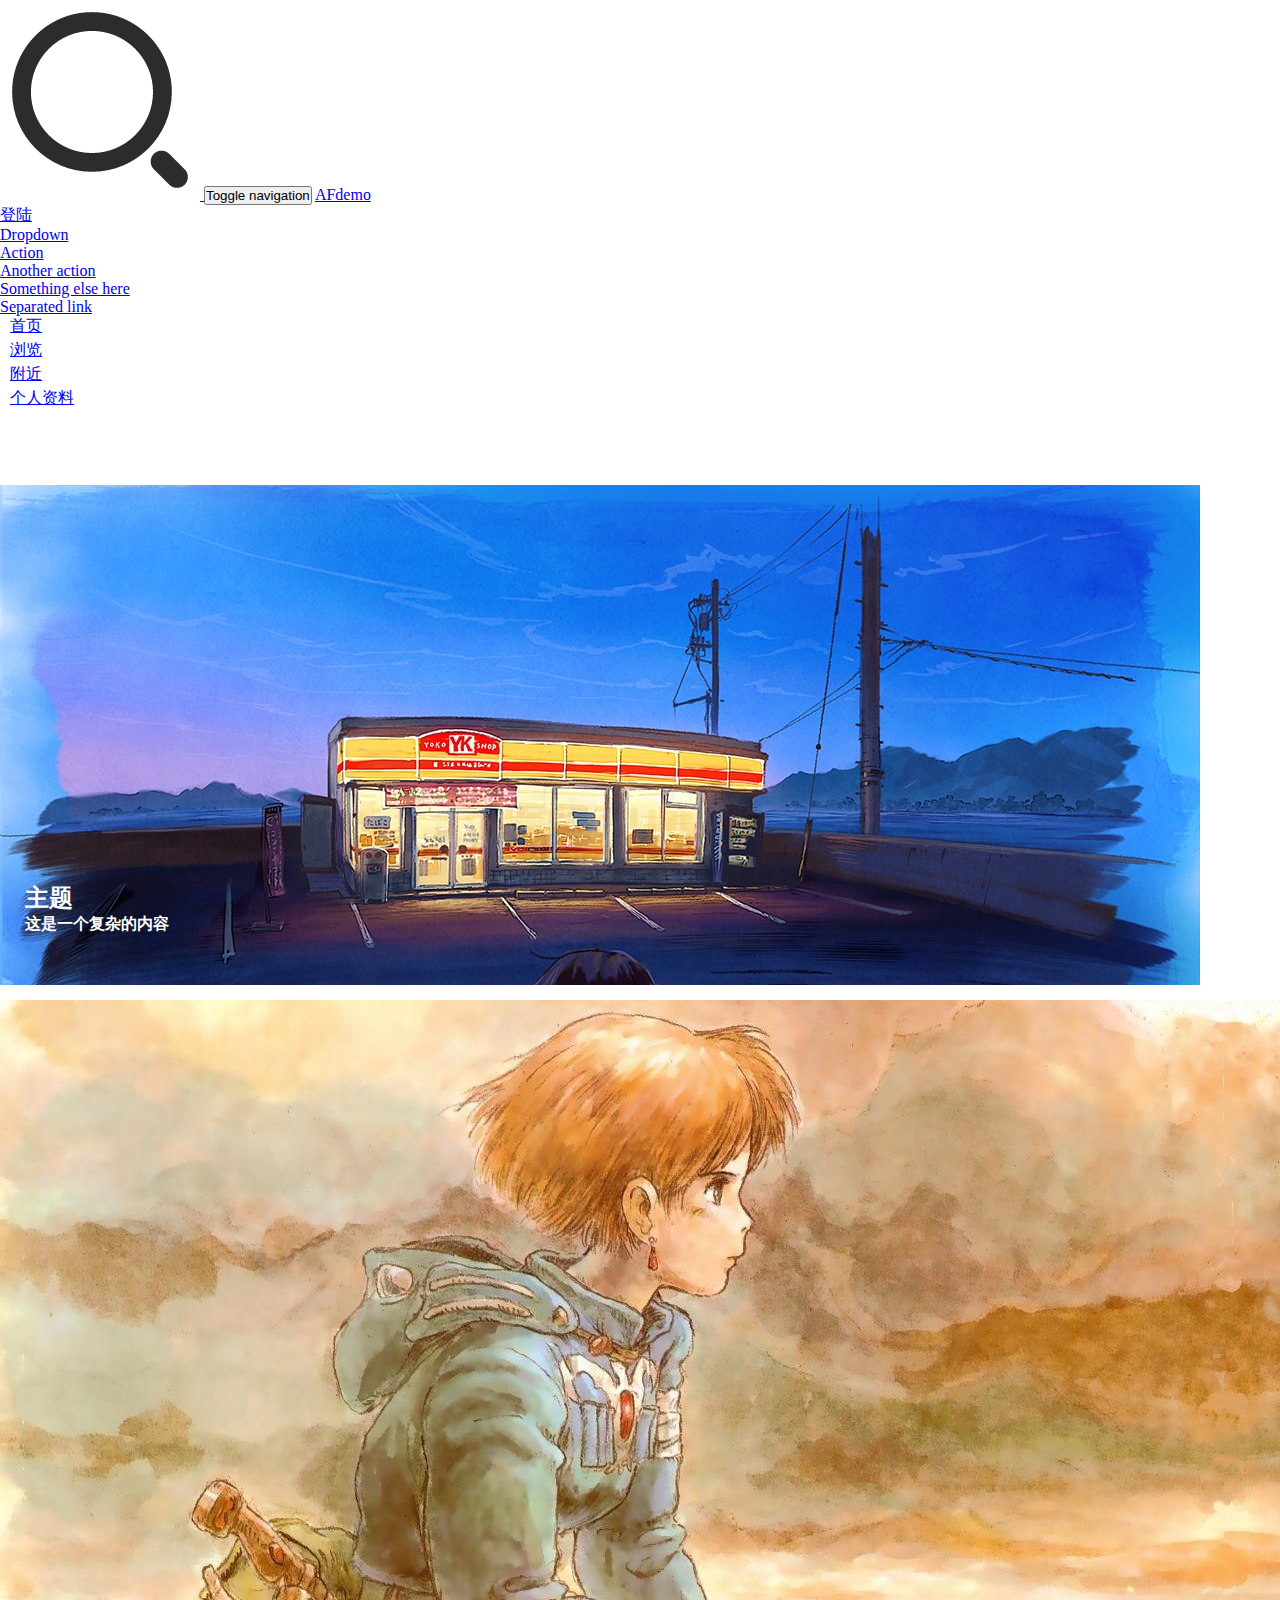
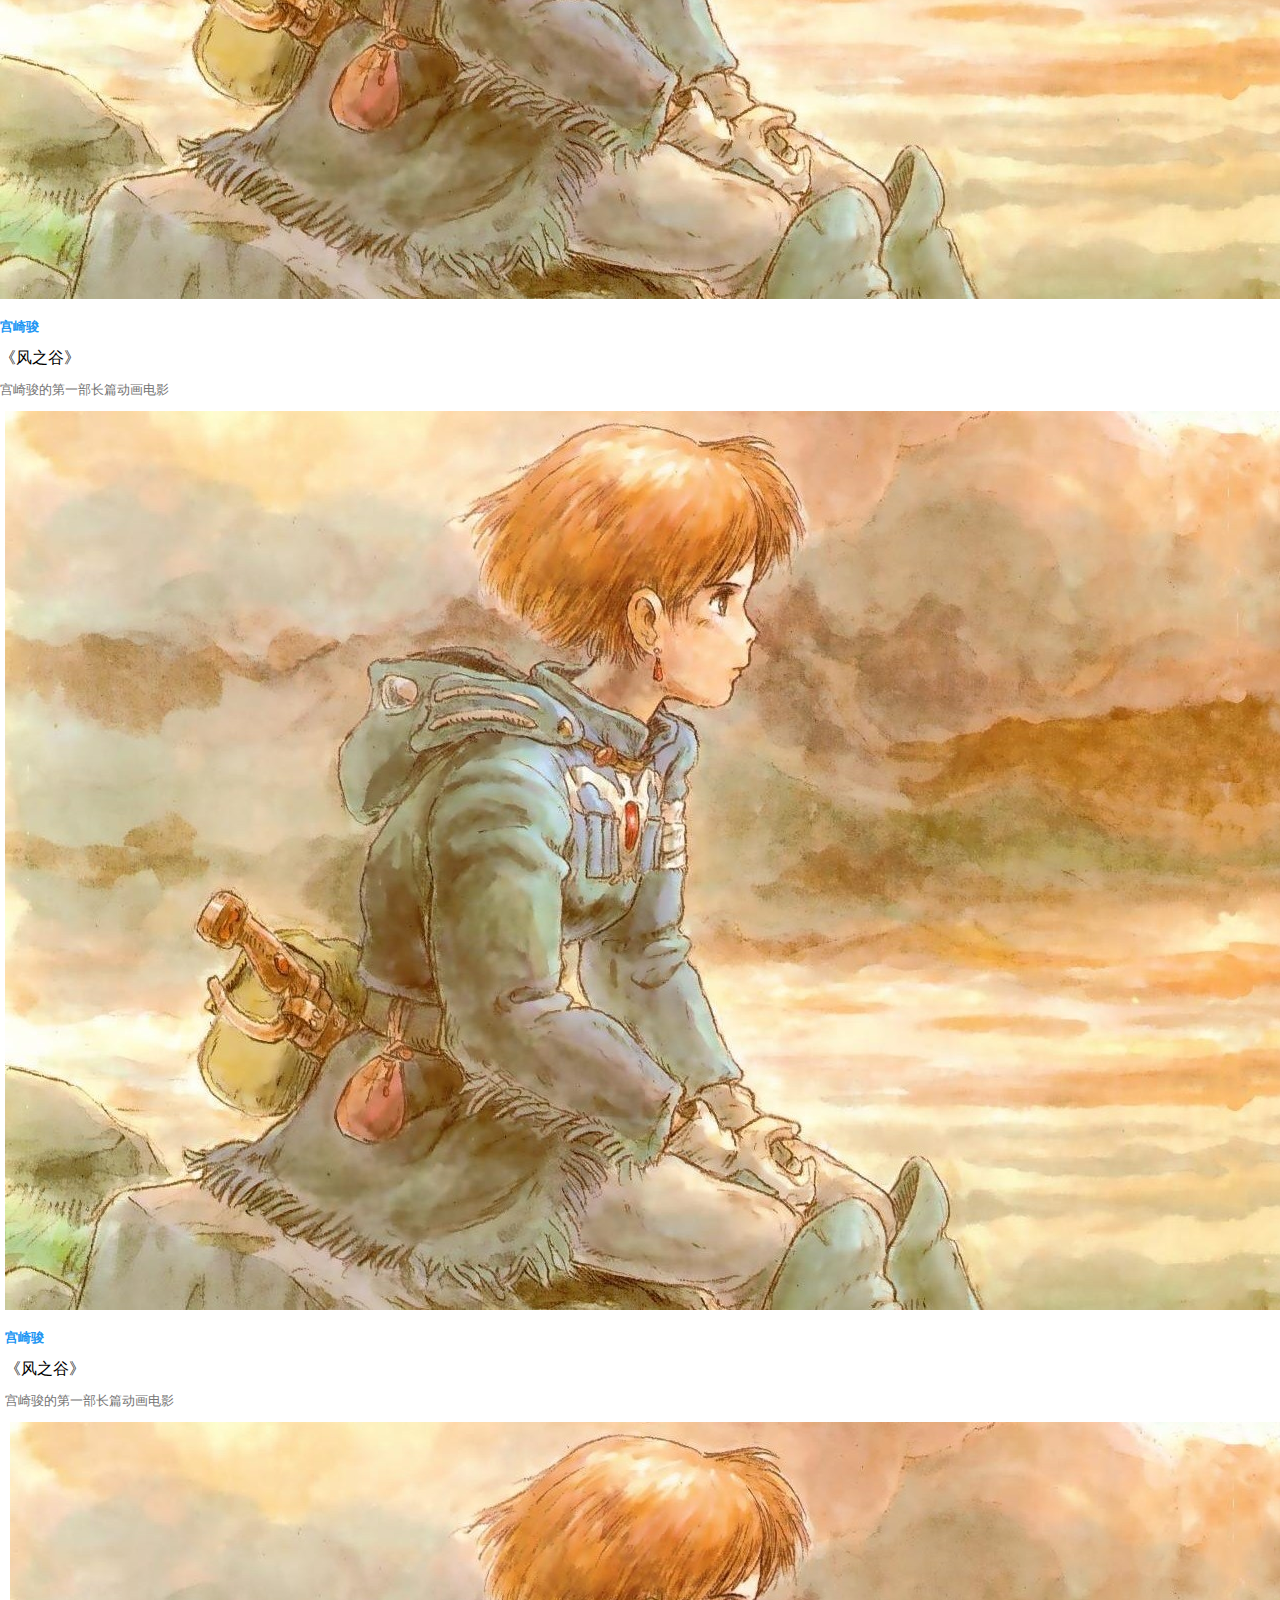
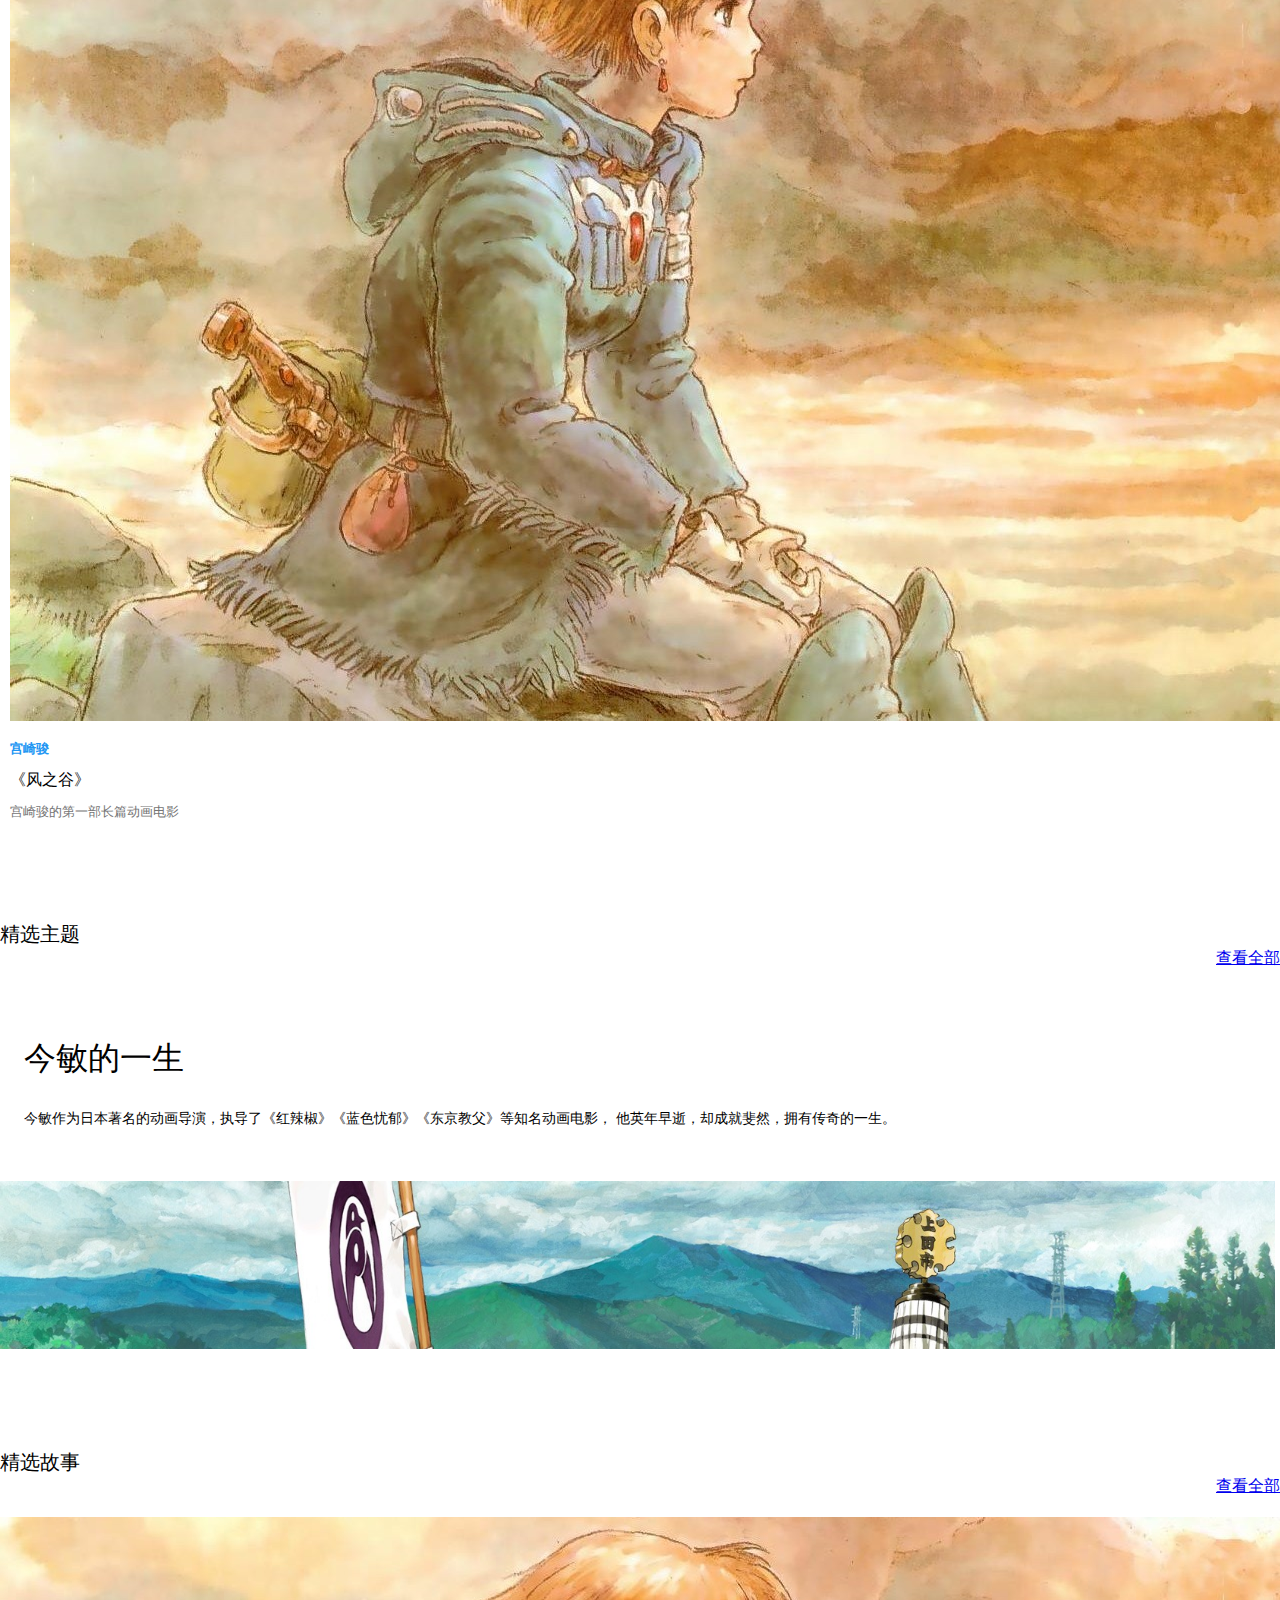
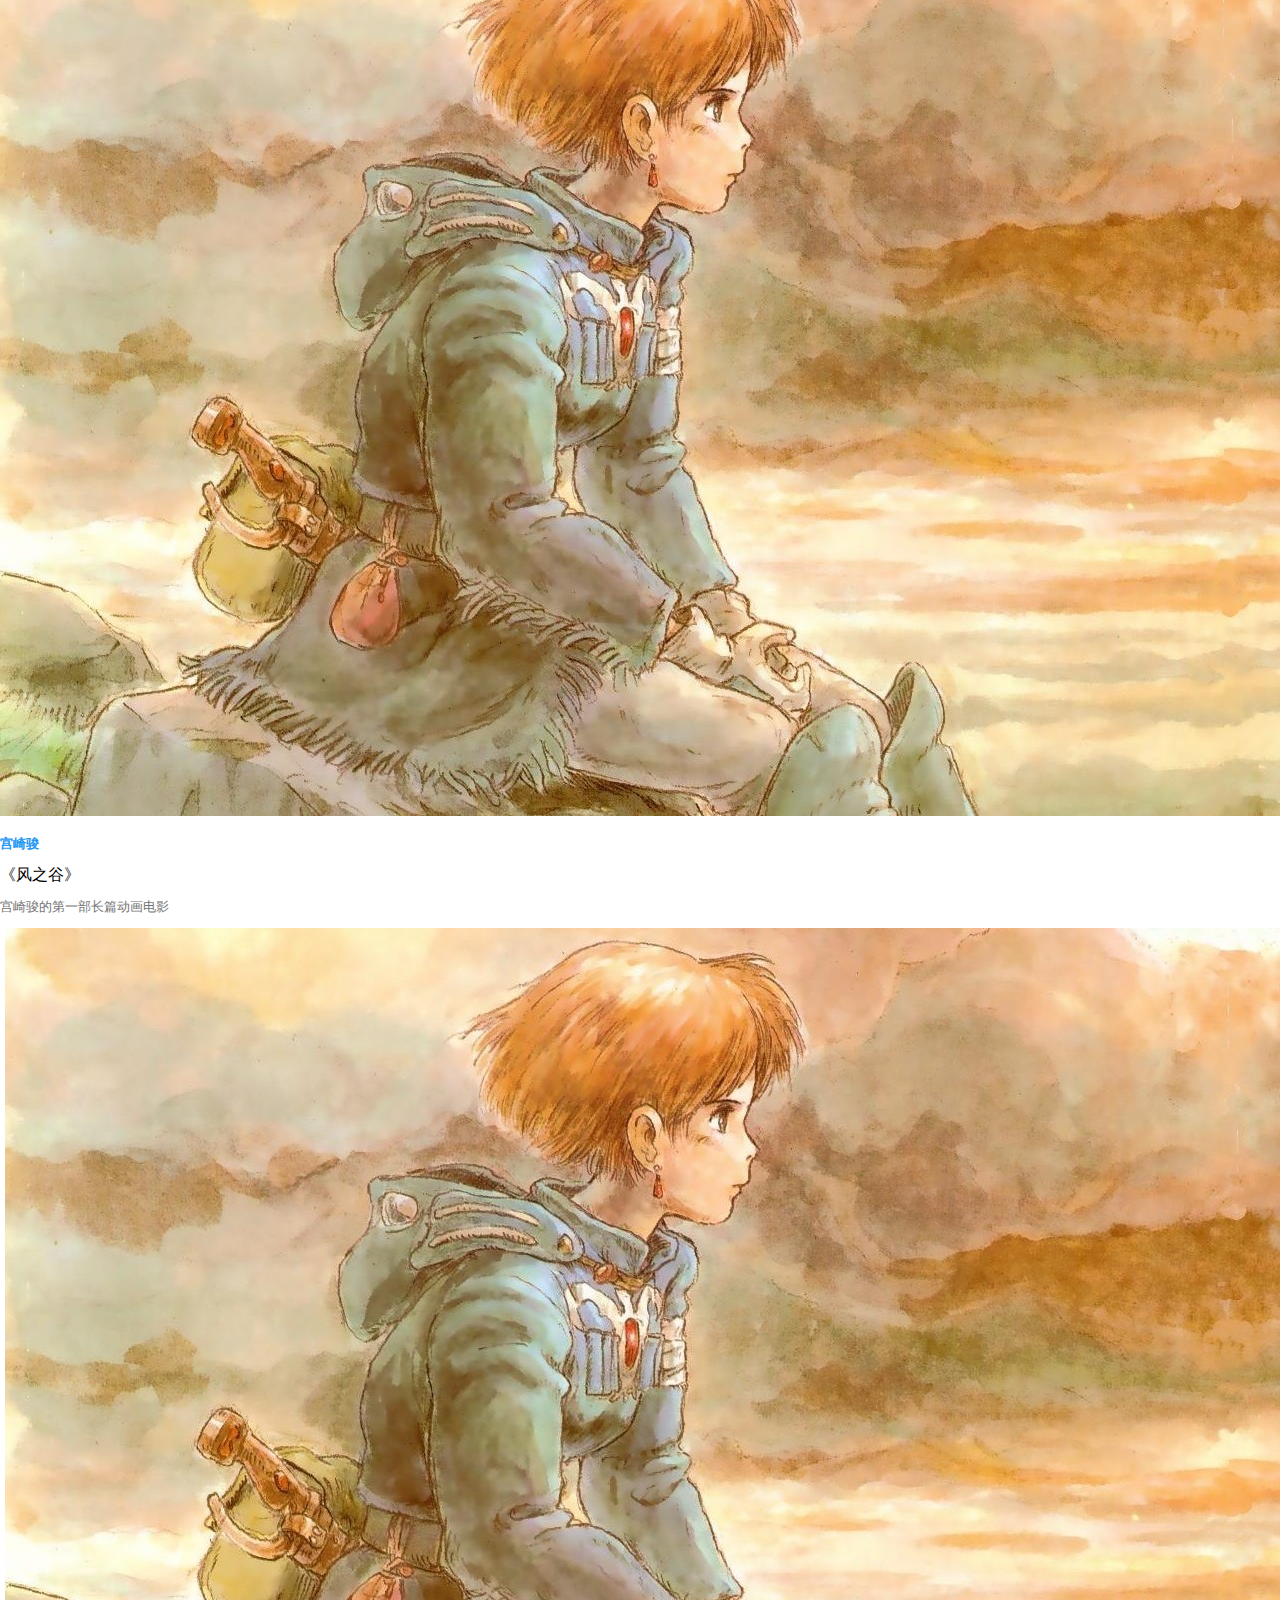
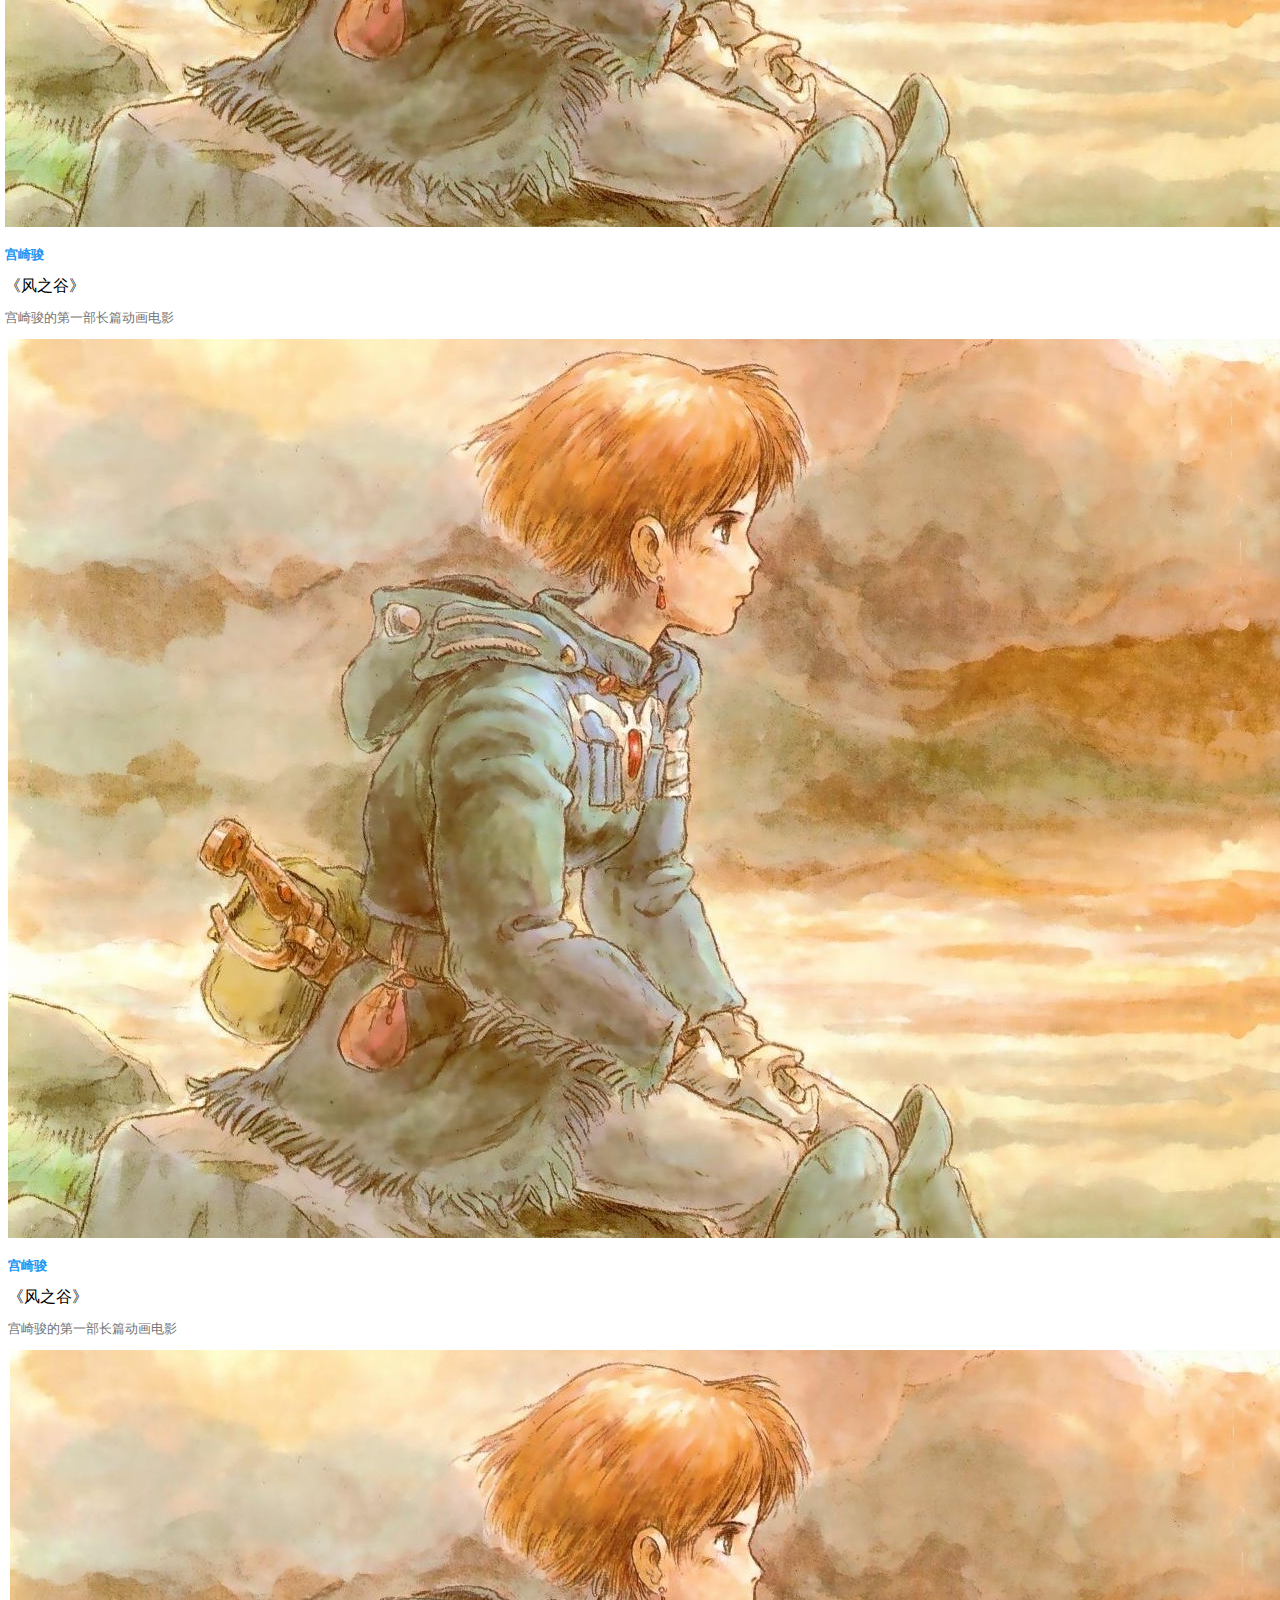
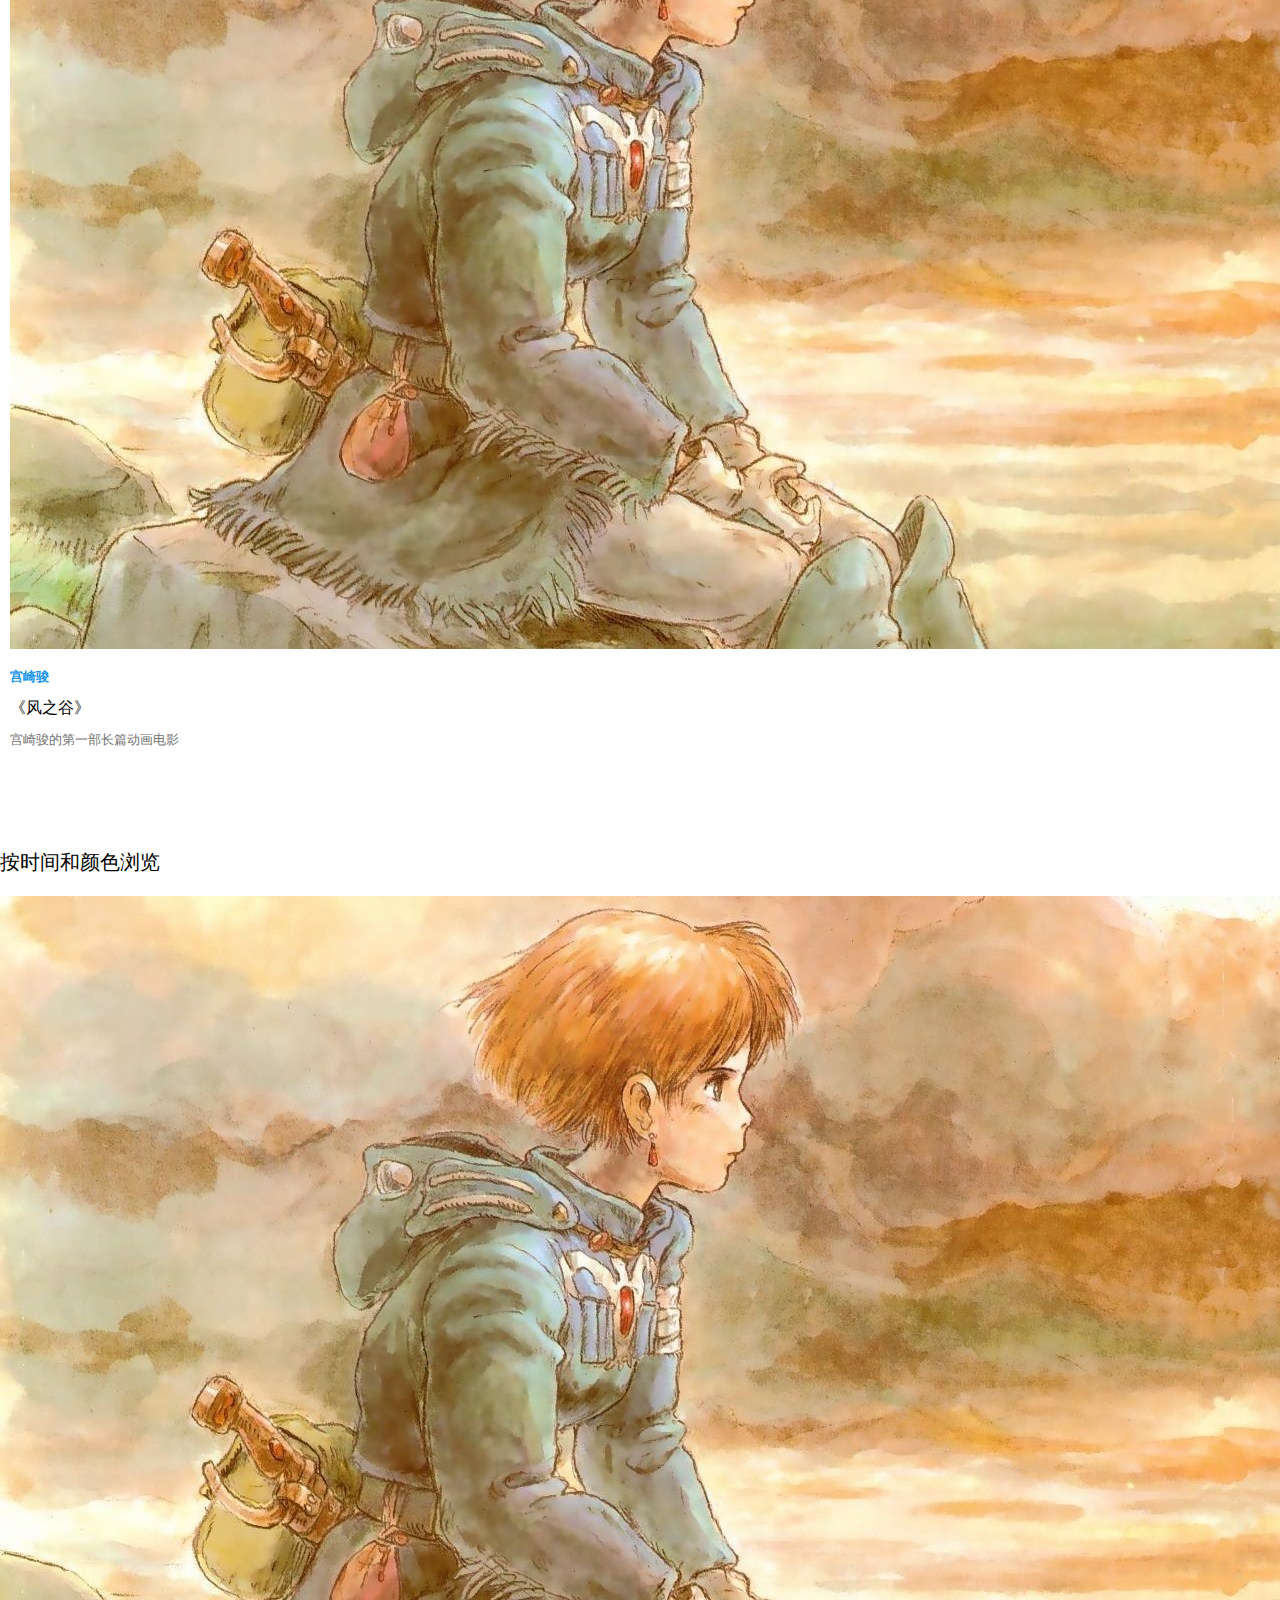
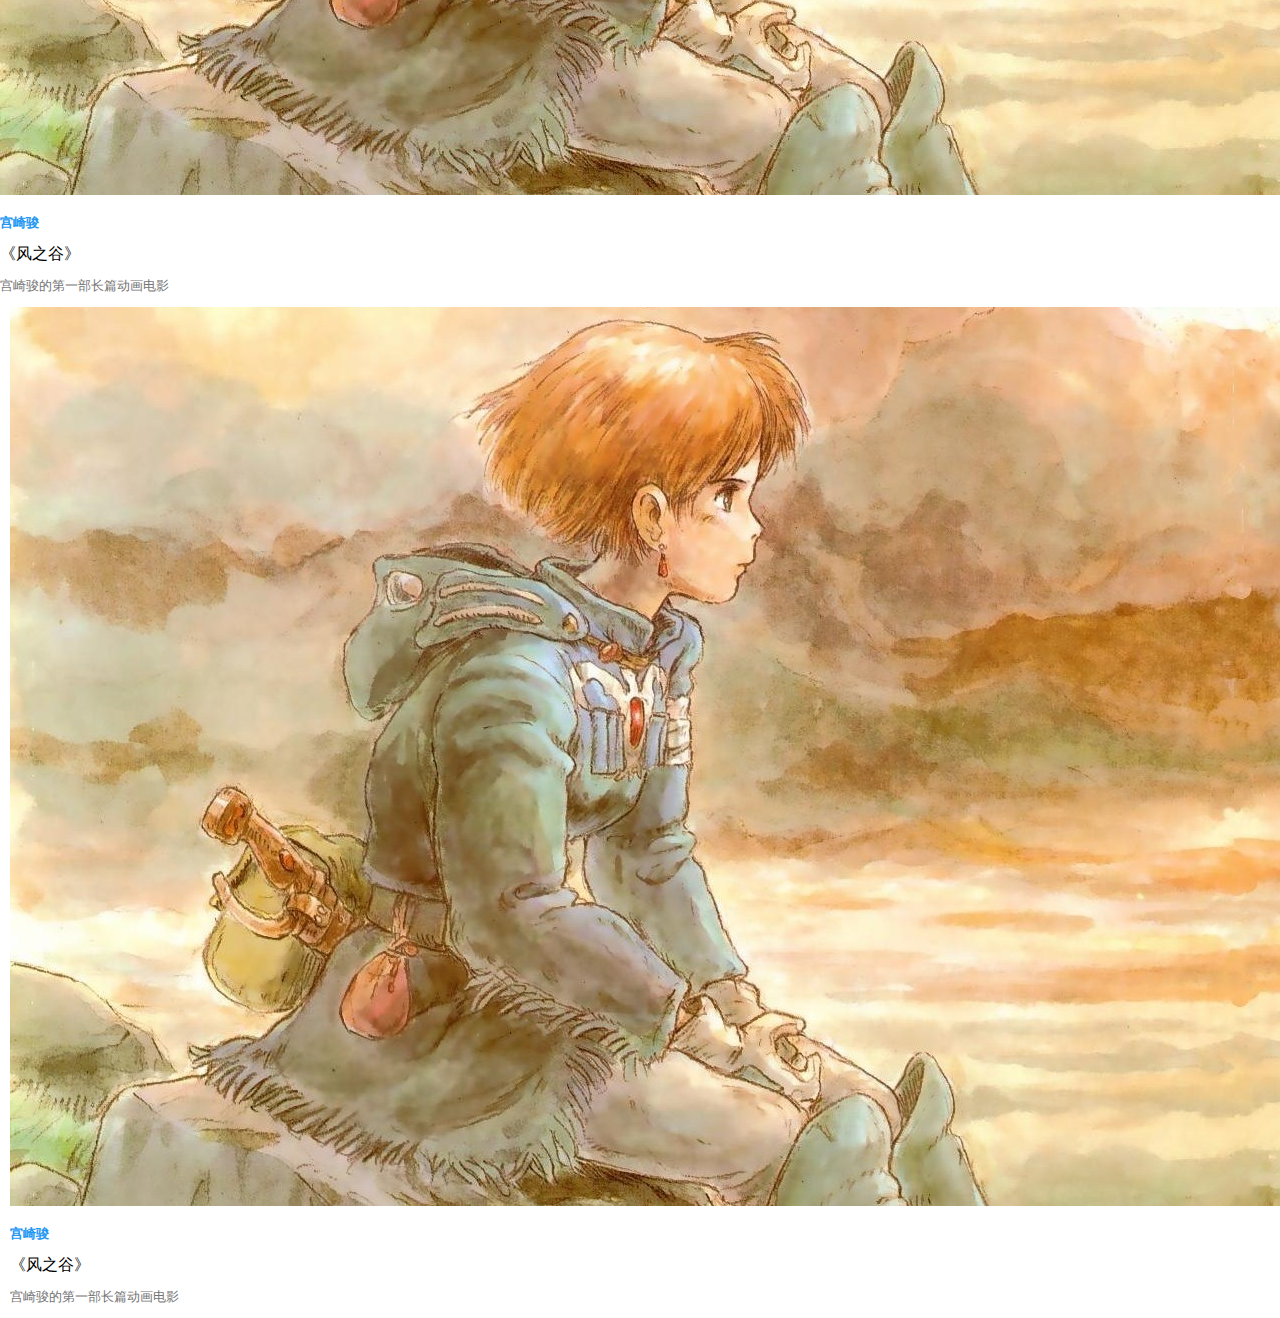
<file: index.html>
<!DOCTYPE html>
<html lang="en">

<head>
    <meta charset="UTF-8">
    <meta name="viewport" content="width=device-width, initial-scale=1.0">
    <meta http-equiv="X-UA-Compatible" content="ie=edge">
    <title>AFdemo</title>
    <link rel="stylesheet" href="http://cdn.static.runoob.com/libs/bootstrap/3.3.7/css/bootstrap.min.css">
    <script src="http://cdn.static.runoob.com/libs/jquery/2.1.1/jquery.min.js"></script>
    <script src="http://cdn.static.runoob.com/libs/bootstrap/3.3.7/js/bootstrap.min.js"></script>
    <link rel="stylesheet" href="style.css">
    <style type="text/css">
       
    </style>

    <script>
        $(function () {

        });
        var maxScrollTop = 53;
        $(window).scroll(maxScrollTop, function (event) {
            var $me = $(this);
            if ($me.scrollTop() > event.data) {
                $('nav').css('box-shadow', '0 2px 2px 0 rgba(0, 0, 0, 0.14), 0 1px 1px -2px rgba(0, 0, 0, 0.12), 0 1px 2px 0 rgba(0, 0, 0, 0.2)');
            } else {
                $('nav').css('box-shadow', 'none');
            }
        });
    </script>
    <!-- <link rel="stylesheet" href="style.css"> -->
</head>
</head>

<body>
    <nav class="navbar navbar-default navbar-fixed-top" role="navigation">

        <!-- Brand and toggle get grouped for better mobile display -->
        <div class="navbar-header">
            <a class="navbar-brand" href="#">
                <img alt="Brand" style="height:100%" src="images/item2.png">
            </a>
            <button type="button" class="navbar-toggle" data-toggle="collapse" data-target=".navbar-ex1-collapse">
                <span class="sr-only">Toggle navigation</span>
                <span class="icon-bar"></span>
                <span class="icon-bar"></span>
                <span class="icon-bar"></span>
            </button>
            <a class="navbar-brand" href="#">AFdemo</a>
        </div>

        <ul class="nav navbar-nav navbar-right">
            <li>
                <a href="#">登陆</a>
            </li>
            <li class="dropdown">
                <a href="#" class="dropdown-toggle" data-toggle="dropdown">Dropdown
                    <b class="caret"></b>
                </a>
                <ul class="dropdown-menu">
                    <li>
                        <a href="#">Action</a>
                    </li>
                    <li>
                        <a href="#">Another action</a>
                    </li>
                    <li>
                        <a href="#">Something else here</a>
                    </li>
                    <li>
                        <a href="#">Separated link</a>
                    </li>
                </ul>
            </li>
        </ul>


        <!-- Collect the nav links, forms, and other content for toggling -->
        <div class="collapse navbar-collapse navbar-ex1-collapse">
            <ul class="nav navbar-nav navbar-right nav-list">
                <li>
                    <a href="#">首页</a>
                </li>
                <li>
                    <a href="#">浏览</a>
                </li>
                <li>
                    <a href="#">附近</a>
                </li>
                <li>
                    <a href="#">个人资料</a>
                </li>
            </ul>
            <!-- <form class="navbar-form navbar-left" role="search">
                <div class="form-group">
                    <input type="text" class="form-control" placeholder="Search">
                </div>
                <button type="submit" class="btn btn-default">Submit</button>
            </form> -->
        </div>
        <!-- /.navbar-collapse -->
    </nav>
    <div class="container head-div">
        <div class="head-img-div">
            <a href="#">
                <img class="img-responsive" src="images/head-img1.jpg" alt="">
            </a>
            <div class="hd-img-msg-div">
                <h2>主题</h2>
                <h4>这是一个复杂的内容</h4>
            </div>
        </div>

        <div>
            <div class="col-md-4 head-list-div" style="padding-right:10px;">
                <a href="#">
                    <img class="img-responsive" src="images/风之谷.jpg" alt="">
                </a>
                <div>
                    <p class="head-title">宫崎骏</h4>
                        <p class="head-name">《风之谷》</p>
                        <p class="head-msg">宫崎骏的第一部长篇动画电影</p>
                </div>

            </div>
            <div class="col-md-4 head-list-div" style="padding:0 5px;">
                <a href="#">
                    <img class="img-responsive" src="images/风之谷.jpg" alt="">
                </a>
                <div>
                    <p class="head-title">宫崎骏</h4>
                        <p class="head-name">《风之谷》</p>
                        <p class="head-msg">宫崎骏的第一部长篇动画电影</p>
                </div>

            </div>
            <div class="col-md-4 head-list-div" style="padding-left:10px;">
                <a href="#">
                    <img class="img-responsive" src="images/风之谷.jpg" alt="">
                </a>
                <div>
                    <p class="head-title">宫崎骏</h4>
                        <p class="head-name">《风之谷》</p>
                        <p class="head-msg">宫崎骏的第一部长篇动画电影</p>
                </div>

            </div>



        </div>


    </div>
    <div class="theme-div container">
        <div class="link-div col-md-12 no-padding">
            <div class="col-md-10 no-padding">
                <p>精选主题</p>
            </div>
            <div class="col-md-2 no-padding" style="text-align:right;">
                <a class="theme-more" href="#">
                    查看全部
                </a>
            </div>
        </div>
        <div class="main-theme-div">
            <div class="col-md-3" style="padding:24px;">
                <p class="theme-title">
                    今敏的一生
                </p>
                <p class="theme-msg">
                    今敏作为日本著名的动画导演，执导了《红辣椒》《蓝色忧郁》《东京教父》等知名动画电影， 他英年早逝，却成就斐然，拥有传奇的一生。
                </p>
            </div>
            <div class="col-md-9 no-padding">
                <div class="col-md-6 no-padding">

                    <div class="col-md-12 no-padding tm-top">
                        <img class="max-width-100" src="images/夏日大作战.jpg" alt="">
                    </div>
                    <div class="col-md-12 no-padding tm-bottom ">
                        <div class="col-md-6 no-padding" style="padding-right:5px;">
                            <img class="max-width-100" src="images/女性-刺客.jpg" alt="">
                        </div>
                        <div class="col-md-6 no-padding" style="padding-right:5px;">
                            <img class="max-width-100" src="images/女性-刺客.jpg" alt="">
                        </div>

                    </div>
                </div>
                <div class="col-md-6 no-padding">
                    <img style="max-height:360px;" src="images/风之谷.jpg" alt="">
                </div>
            </div>
        </div>
    </div>
    <div class="container story-div">
        <div class="link-div col-md-12 no-padding">
            <div class="col-md-10 no-padding">
                <p>精选故事</p>
            </div>
            <div class="col-md-2 no-padding" style="text-align:right;">
                <a class="link-more" href="#">
                    查看全部
                </a>
            </div>
        </div>
        <div>
            <div class="col-md-3 head-list-div" style="padding-right:10px;">
                <a href="#">
                    <img class="img-responsive" src="images/风之谷.jpg" alt="">
                </a>
                <div>
                    <p class="head-title">宫崎骏</h4>
                        <p class="head-name">《风之谷》</p>
                        <p class="head-msg">宫崎骏的第一部长篇动画电影</p>
                </div>

            </div>
            <div class="col-md-3 head-list-div" style="padding:0 5px; padding-right:7.5px;">
                <a href="#">
                    <img class="img-responsive" src="images/风之谷.jpg" alt="">
                </a>
                <div>
                    <p class="head-title">宫崎骏</h4>
                        <p class="head-name">《风之谷》</p>
                        <p class="head-msg">宫崎骏的第一部长篇动画电影</p>
                </div>

            </div>
            <div class="col-md-3 head-list-div" style="padding:0 5px; padding-left:7.5px;">
                <a href="#">
                    <img class="img-responsive" src="images/风之谷.jpg" alt="">
                </a>
                <div>
                    <p class="head-title">宫崎骏</h4>
                        <p class="head-name">《风之谷》</p>
                        <p class="head-msg">宫崎骏的第一部长篇动画电影</p>
                </div>

            </div>
            <div class="col-md-3 head-list-div" style="padding-left:10px;">
                <a href="#">
                    <img class="img-responsive" src="images/风之谷.jpg" alt="">
                </a>
                <div>
                    <p class="head-title">宫崎骏</h4>
                        <p class="head-name">《风之谷》</p>
                        <p class="head-msg">宫崎骏的第一部长篇动画电影</p>
                </div>

            </div>

        </div>
    </div>
    <div class="container color-time-div">
        <div class="link-div col-md-12 no-padding">
            <div class="col-md-10 no-padding">
                <p>按时间和颜色浏览</p>
            </div>
        </div>
        <div>
            <div class="col-md-6 head-list-div" style="padding-right:10px;">
                <a href="#">
                    <img class="img-responsive" src="images/风之谷.jpg" alt="">
                </a>
                <div>
                    <p class="head-title">宫崎骏</h4>
                        <p class="head-name">《风之谷》</p>
                        <p class="head-msg">宫崎骏的第一部长篇动画电影</p>
                </div>

            </div>
            <div class="col-md-6 head-list-div" style="padding-left:10px;">
                <a href="#">
                    <img class="img-responsive" src="images/风之谷.jpg" alt="">
                </a>
                <div>
                    <p class="head-title">宫崎骏</h4>
                        <p class="head-name">《风之谷》</p>
                        <p class="head-msg">宫崎骏的第一部长篇动画电影</p>
                </div>

            </div>
        </div>
    </div>
</body>

</html>
</file>
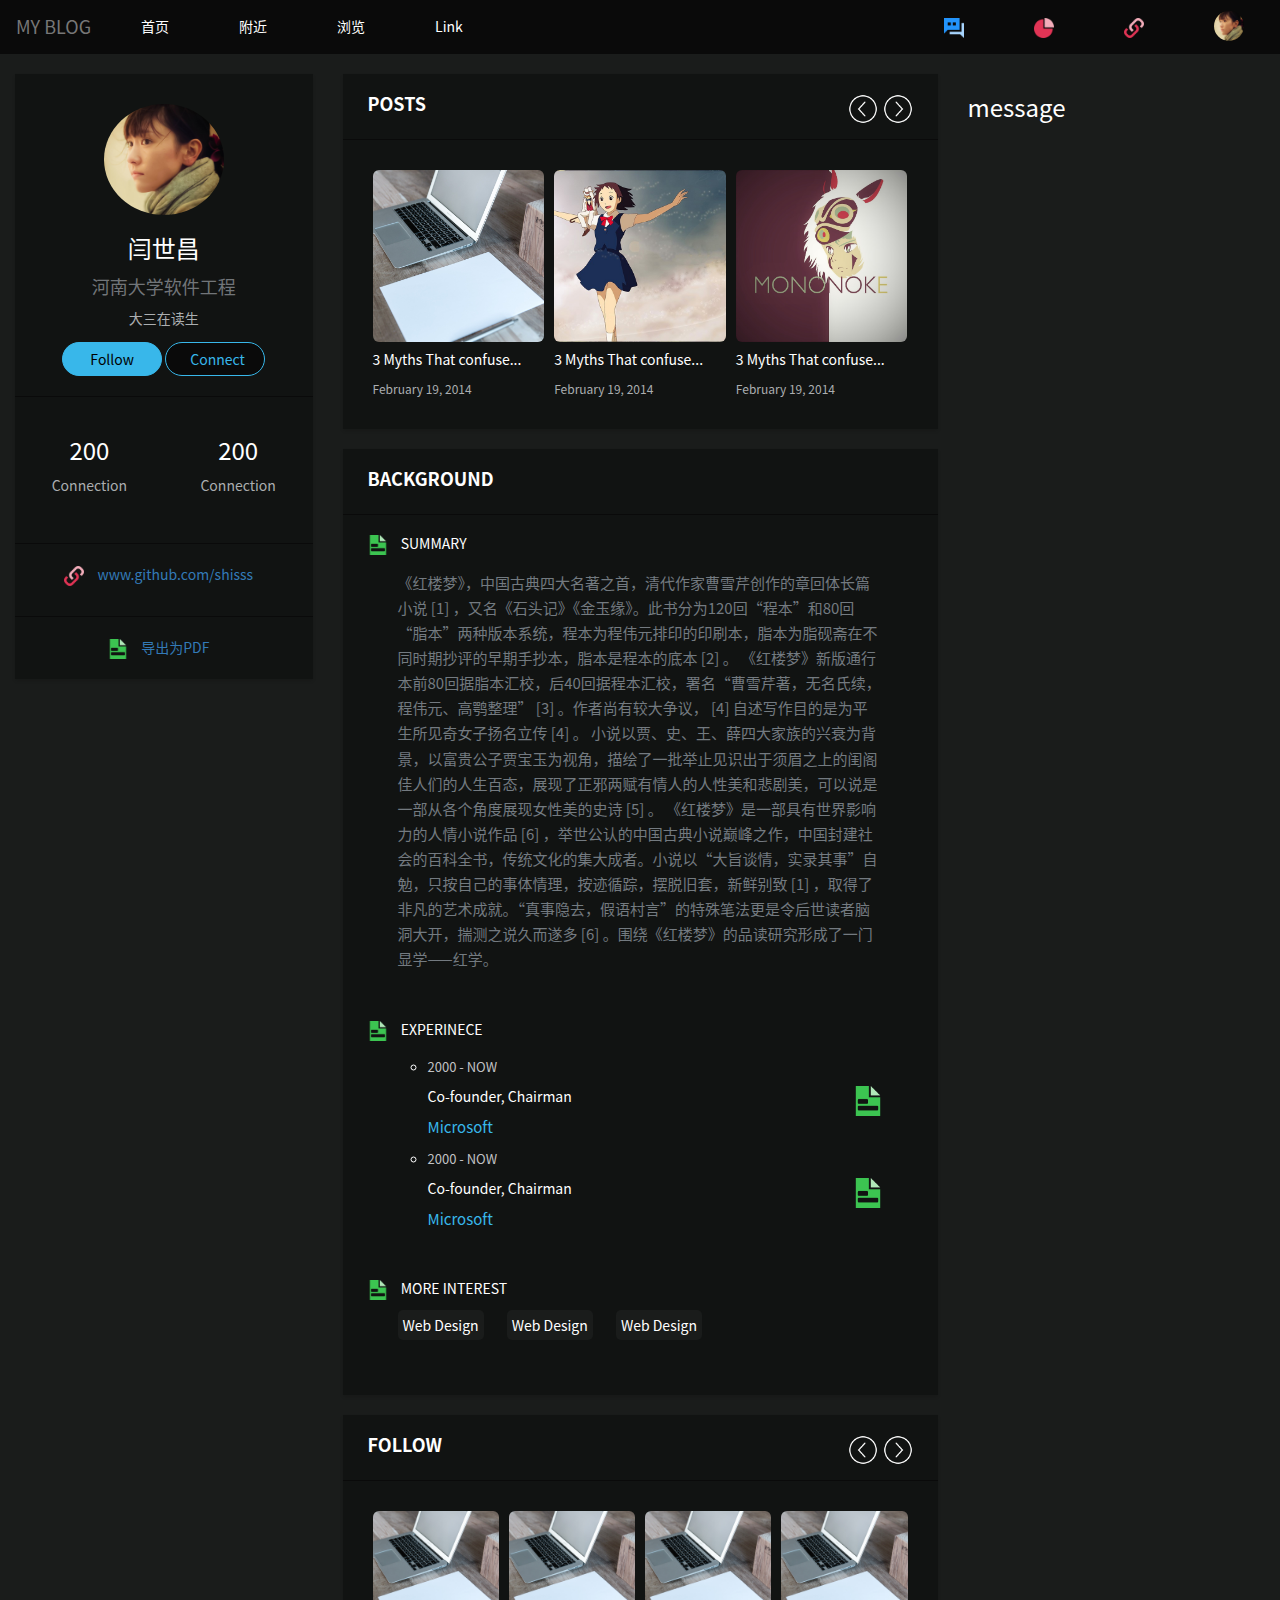
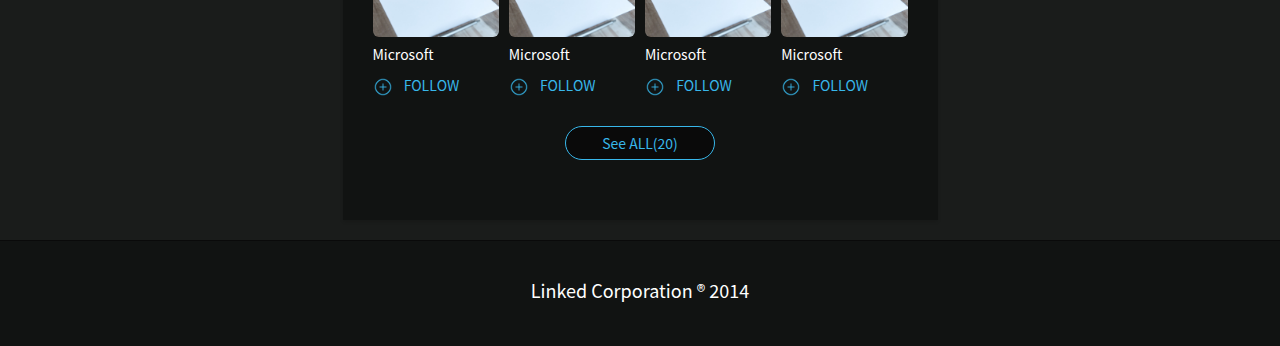
<file: blog-night.html>
<!DOCTYPE html>
<html lang="en">

<head>
    <meta charset="UTF-8">
    <meta name="viewport" content="width=device-width, initial-scale=1.0">
    <meta http-equiv="X-UA-Compatible" content="ie=edge">
    <title>Blog-night</title>
    <link rel="stylesheet" href="css/bootstrap.min.css">
    <script src="js/jquery.min.js"></script>
    <script src="js/bootstrap.min.js"></script>
    <style>
        body {
            margin: 0px;
            padding: 0px;
            /* background: #F5F8F9; */
            background: #1A1C1B;
            color: #ffffff;
            font-family: -apple-system, BlinkMacSystemFont, Helvetica Neue, PingFang SC, Microsoft YaHei, Source Han Sans SC, Noto Sans CJK SC, WenQuanYi Micro Hei, sans-serif;
        }

        hr {
            border-color: #0A0A0A;
        }

        ul {
            list-style-type: circle;
            padding: 0px;
            padding-left: 30px;
        }

        .navbar-default {
            background-color: #0A0A0A;
            border-color: #0A0A0A;
            /* box-shadow: 0 2px 3px rgba(0, 0, 0, 0.12); */
        }

        .navbar-right li a img {
            width: 20px;
            height: 20px;
        }

        .right-border {
            /* border-right: 1px solid #F4F7F8; */
        }

        .left-border {
            /* border-left: 1px solid #F4F7F8; */
        }

        .user-msg-div {
            background: #111312;
            border: #F5F8F9;
            padding: 30px 0 10px 0;
            box-shadow: 0 2px 3px rgba(0, 0, 0, 0.12);
            /* width: 100%; */
        }

        .posts-div {
            background: #111312;
            border: #F5F8F9;
            padding: 10px 0;
            box-shadow: 0 2px 3px rgba(0, 0, 0, 0.12);
            margin-bottom: 20px;
            /* width: 100%; */
        }

        .posts-div>div {
            padding-left: 25px;
            padding-right: 25px;
        }

        .user-msg-div h3,
        h4,
        h5 {
            padding-bottom: 5px;
        }

        .user-msg-div h4 {
            color: #717579;
        }

        .user-msg-div h5 {
            color: #ABAEB0;
        }

        .works-div {
            width: 100%;
            display: inline-block;
            margin-bottom: 10px;
        }

        .msg-link-div {
            width: 100%;
            display: inline-block;
            margin-bottom: 10px;
        }

        .output-div {
            width: 100%;
            display: inline-block;
            padding-bottom: 10px;
        }

        .my-btn {
            color: white;
            display: inline-block;
            background: #0A0A0A;
            color: #38B7EA;
            width: 100px;
            padding: 6px 24px;
            margin-bottom: 0;
            font-size: 14px;
            font-weight: 400;
            line-height: 1.42857143;
            text-align: center;
            white-space: nowrap;
            vertical-align: middle;
            -ms-touch-action: manipulation;
            touch-action: manipulation;
            cursor: pointer;
            -webkit-user-select: none;
            -moz-user-select: none;
            -ms-user-select: none;
            user-select: none;
            background-image: none;
            border: 1px solid #38B7EA;
            border-radius: 20px
        }

        .btn-positive {
            background-color: #38B7EA;
            color: #000000;
        }

        .posts-list-div {
            padding-left: 5px;
            padding-right: 5px;
        }

        .posts-list-div h6 {
            color: #ABAEB0;
        }

        .posts-list-div h5:last-child {
            color: #38B7EA;
        }

        .back-msg-p {
            font-size: 15px;
            font-weight: 400;
            line-height: 1.67em;
            text-overflow: ellipsis;
            color: #737A80;

        }

        .back-ul li p:first-child {
            font-size: 13px;
            color: #C1C2C4;
        }

        .back-ul li p:last-child {
            color: #38B7EA;
            font-size: 15px;
        }

        .interest-div {
            padding: 0 30px;
        }

        .interest-div p {
            display: inline;
            background: #1A1C1B;
            padding: 5px;
            border-radius: 5px;
            margin-right: 20px;
        }

        footer {
            border-top: 1px solid #0A0A0A;
            background: #111312;
            padding: 30px;
        }

        .navbar-default .navbar-nav>li>a {
            color: #ffffff;
        }

        .navbar-default .navbar-nav>li>a:hover {
            color: #ffffff;
        }


        /* @media (min-width: 768px) */

        @media(min-width: 768px) {
            .navbar {
                border-radius: 0px;
                color: black;
            }
            .navbar-nav li {
                padding: 0 20px;

            }
        }
    </style>
    <script>
        $(document).ready(function () {
            $('.left-img').click(function () {
                // $('.back-list').css('margin-left','50px');

            })
        });
    </script>
</head>

<body>
    <!-- 顶部导航页面 -->
    <nav class="navbar navbar-default" role="navigation">
        <div class="navbar-header right-border">
            <button type="button" class="navbar-toggle" data-toggle="collapse" data-target=".navbar-ex1-collapse">
                <span class="sr-only">Toggle navigation</span>
                <span class="icon-bar"></span>
                <span class="icon-bar"></span>
                <span class="icon-bar"></span>
            </button>
            <a class="navbar-brand" href="#">MY BLOG</a>
        </div>

        <!-- Collect the nav links, forms, and other content for toggling -->
        <div class="collapse navbar-collapse navbar-ex1-collapse">
            <ul class="nav navbar-nav">
                <li>
                    <a href="#">首页</a>
                </li>
                <li>
                    <a href="#">附近</a>
                </li>
                <li>
                    <a href="#">浏览</a>
                </li>
                <li>
                    <a href="#">Link</a>
                </li>
            </ul>
            <ul class="nav navbar-nav navbar-right">
                <li>
                    <a href="#" style="padding-bottom: 10px; padding-top: 10px;">
                        <img style="width: 30px; height: 30px;" src="images/head-icon.jpg" class="img-circle" alt="">
                    </a>
                </li>
            </ul>

            <ul class="nav navbar-nav navbar-right right-border left-border">
                <li>
                    <a href="#">
                        <img src="images/对话.png" alt="">
                    </a>
                </li>
                <li>
                    <a href="#">
                        <img src="images/统计.png" alt="">
                    </a>
                </li>
                <li>
                    <a href="#">
                        <img src="images/链接.png" alt="">
                    </a>
                </li>
            </ul>

        </div>
        <!-- /.navbar-collapse -->
    </nav>

    <div class="container-fluid">
        <div class="col-md-3 text-center" style="padding-left: 0px;">
            <div class="user-msg-div">
                <a href="#">
                    <img src="images/head-icon.jpg" style="width:120px;" class="img-circle" alt="">
                </a>
                <h3>闫世昌</h3>
                <h4>河南大学软件工程</h4>
                <h5>大三在读生</h5>

                <button type="button" class="my-btn btn-positive">Follow</button>

                <button type="button" class="my-btn">Connect</button>

                <hr>
                <div class="works-div">
                    <div class="col-md-6">
                        <h3>200</h3>
                        <h5>Connection</h5>
                    </div>

                    <div class="col-md-6">
                        <h3>200</h3>
                        <h5>Connection</h5>
                    </div>
                </div>
                <hr>
                <div class="msg-link-div">
                    <img style="width: 20px;" src="images/链接.png" alt="">
                    <a style="padding: 10px;" href="#">www.github.com/shisss</a>
                </div>
                <hr>
                <div class="output-div">
                    <img style="width: 20px;" src="images/文件.png" alt="">
                    <a style="padding: 10px;" href="#">导出为PDF</a>
                </div>
            </div>

        </div>
        <div class="col-md-6">
            <div class="posts-div">
                <div>
                    <h4 style="font-weight: 600;">POSTS
                        <span style="float:right;">
                            <a href="#">
                                <img class="left-img" style="width: 30px;" src="images/向左-night.png" alt="">
                            </a>
                            <a href="#">
                                <img style="width: 30px;" src="images/向右-night.png" alt="">
                            </a>
                        </span>
                    </h4>
                </div>
                <hr>
                <div class="back-list" style="padding:10px 25px; display: inline-block;">
                    <div class="col-md-4 posts-list-div">
                        <img style="width: 100%;" class="img-rounded" src="images/post-list-1.jpg" alt="">
                        <h5>3 Myths That confuse...</h5>
                        <h6>February 19, 2014</h6>
                    </div>

                    <div class="col-md-4 posts-list-div">
                        <img style="width: 100%;" class="img-rounded" src="images/post-list-2.jpg" alt="">
                        <h5>3 Myths That confuse...</h5>
                        <h6>February 19, 2014</h6>
                    </div>

                    <div class="col-md-4 posts-list-div">
                        <img style="width: 100%;" class="img-rounded" src="images/post-list-3.jpg" alt="">
                        <h5>3 Myths That confuse...</h5>
                        <h6>February 19, 2014</h6>
                    </div>
                </div>
            </div>

            <div class="posts-div back-div">
                <div>
                    <h4 style="font-weight: 600;">BACKGROUND</h4>
                </div>
                <hr>
                <div style="margin-bottom: 50px;">
                    <h5>
                        <span>
                            <img style="width: 20px;margin-right: 10px;" src="images/文件.png" alt="">
                        </span>SUMMARY</h5>

                    <div style="padding:0 30px;">
                        <p class="back-msg-p">
                            《红楼梦》，中国古典四大名著之首，清代作家曹雪芹创作的章回体长篇小说 [1] ，又名《石头记》《金玉缘》。此书分为120回“程本”和80回“脂本”两种版本系统，程本为程伟元排印的印刷本，脂本为脂砚斋在不同时期抄评的早期手抄本，脂本是程本的底本
                            [2] 。 《红楼梦》新版通行本前80回据脂本汇校，后40回据程本汇校，署名“曹雪芹著，无名氏续，程伟元、高鹗整理” [3] 。作者尚有较大争议， [4] 自述写作目的是为平生所见奇女子扬名立传
                            [4] 。 小说以贾、史、王、薛四大家族的兴衰为背景，以富贵公子贾宝玉为视角，描绘了一批举止见识出于须眉之上的闺阁佳人们的人生百态，展现了正邪两赋有情人的人性美和悲剧美，可以说是一部从各个角度展现女性美的史诗
                            [5] 。 《红楼梦》是一部具有世界影响力的人情小说作品 [6] ，举世公认的中国古典小说巅峰之作，中国封建社会的百科全书，传统文化的集大成者。小说以“大旨谈情，实录其事”自勉，只按自己的事体情理，按迹循踪，摆脱旧套，新鲜别致
                            [1] ，取得了非凡的艺术成就。“真事隐去，假语村言”的特殊笔法更是令后世读者脑洞大开，揣测之说久而遂多 [6] 。围绕《红楼梦》的品读研究形成了一门显学——红学。
                        </p>
                    </div>
                </div>


                <div style="margin-bottom: 50px;">
                    <h5>
                        <span>
                            <img style="width: 20px;margin-right: 10px;" src="images/文件.png" alt="">
                        </span>EXPERINECE</h5>

                    <div style="padding:0 30px;">
                        <ul class="back-ul">
                            <li>
                                <p>2000 - NOW</p>
                                <p>Co-founder, Chairman
                                    <span style="float: right;">
                                        <img src="images/文件.png" style="width: 30px" alt="">
                                    </span>
                                </p>
                                <p>Microsoft</p>
                            </li>

                            <li>
                                <p>2000 - NOW</p>
                                <p>Co-founder, Chairman
                                    <span style="float: right;">
                                        <img src="images/文件.png" style="width: 30px" alt="">
                                    </span>
                                </p>
                                <p>Microsoft</p>
                            </li>


                        </ul>
                    </div>
                </div>
                <div style="margin-bottom: 50px;">
                    <h5>
                        <span>
                            <img style="width: 20px;margin-right: 10px;" src="images/文件.png" alt="">
                        </span>MORE INTEREST</h5>

                    <div class="interest-div">
                        <p>Web Design</p>
                        <p>Web Design</p>
                        <p>Web Design</p>
                    </div>
                </div>


            </div>
            <div class="posts-div">
                <div>
                    <h4 style="font-weight: 600;">
                        FOLLOW
                        <span style="float:right;">
                            <a href="#">
                                <img style="width: 30px;" src="images/向左-night.png" alt="">
                            </a>
                            <a href="#">
                                <img style="width: 30px;" src="images/向右-night.png" alt="">
                            </a>
                        </span>
                    </h4>
                </div>
                <hr>

                <div style="padding:10px 25px; display: inline-block;">
                    <div class="col-md-3 posts-list-div">
                        <img style="width: 100%;" class="img-rounded" src="images/post-list-1.jpg" alt="">
                        <h5>Microsoft</h5>
                        <h5>
                            <span>
                                <img style="width: 20px; margin-right: 8px;" src="images/添加.png" alt="">
                            </span>FOLLOW</h5>
                    </div>
                    <div class="col-md-3 posts-list-div">
                        <img style="width: 100%;" class="img-rounded" src="images/post-list-1.jpg" alt="">
                        <h5>Microsoft</h5>
                        <h5>
                            <span>
                                <img style="width: 20px; margin-right: 8px;" src="images/添加.png" alt="">
                            </span>FOLLOW</h5>
                    </div>
                    <div class="col-md-3 posts-list-div">
                        <img style="width: 100%;" class="img-rounded" src="images/post-list-1.jpg" alt="">
                        <h5>Microsoft</h5>
                        <h5>
                            <span>
                                <img style="width: 20px; margin-right: 8px;" src="images/添加.png" alt="">
                            </span>FOLLOW</h5>
                    </div>
                    <div class="col-md-3 posts-list-div">
                        <img style="width: 100%;" class="img-rounded" src="images/post-list-1.jpg" alt="">
                        <h5>Microsoft</h5>
                        <h5>
                            <span>
                                <img style="width: 20px; margin-right: 8px;" src="images/添加.png" alt="">
                            </span>FOLLOW</h5>
                    </div>
                </div>
                <div class="text-center" style="margin-bottom: 50px;">
                    <button style="width: 150px;" class="my-btn">See ALL(20)</button>
                </div>
            </div>
        </div>

        <div class="col-md-3">
            <h3>message</h3>
        </div>
    </div>
    <footer class="text-center">
        <h4>Linked Corporation &reg; 2014</h4>
    </footer>


</body>

</html>
</file>
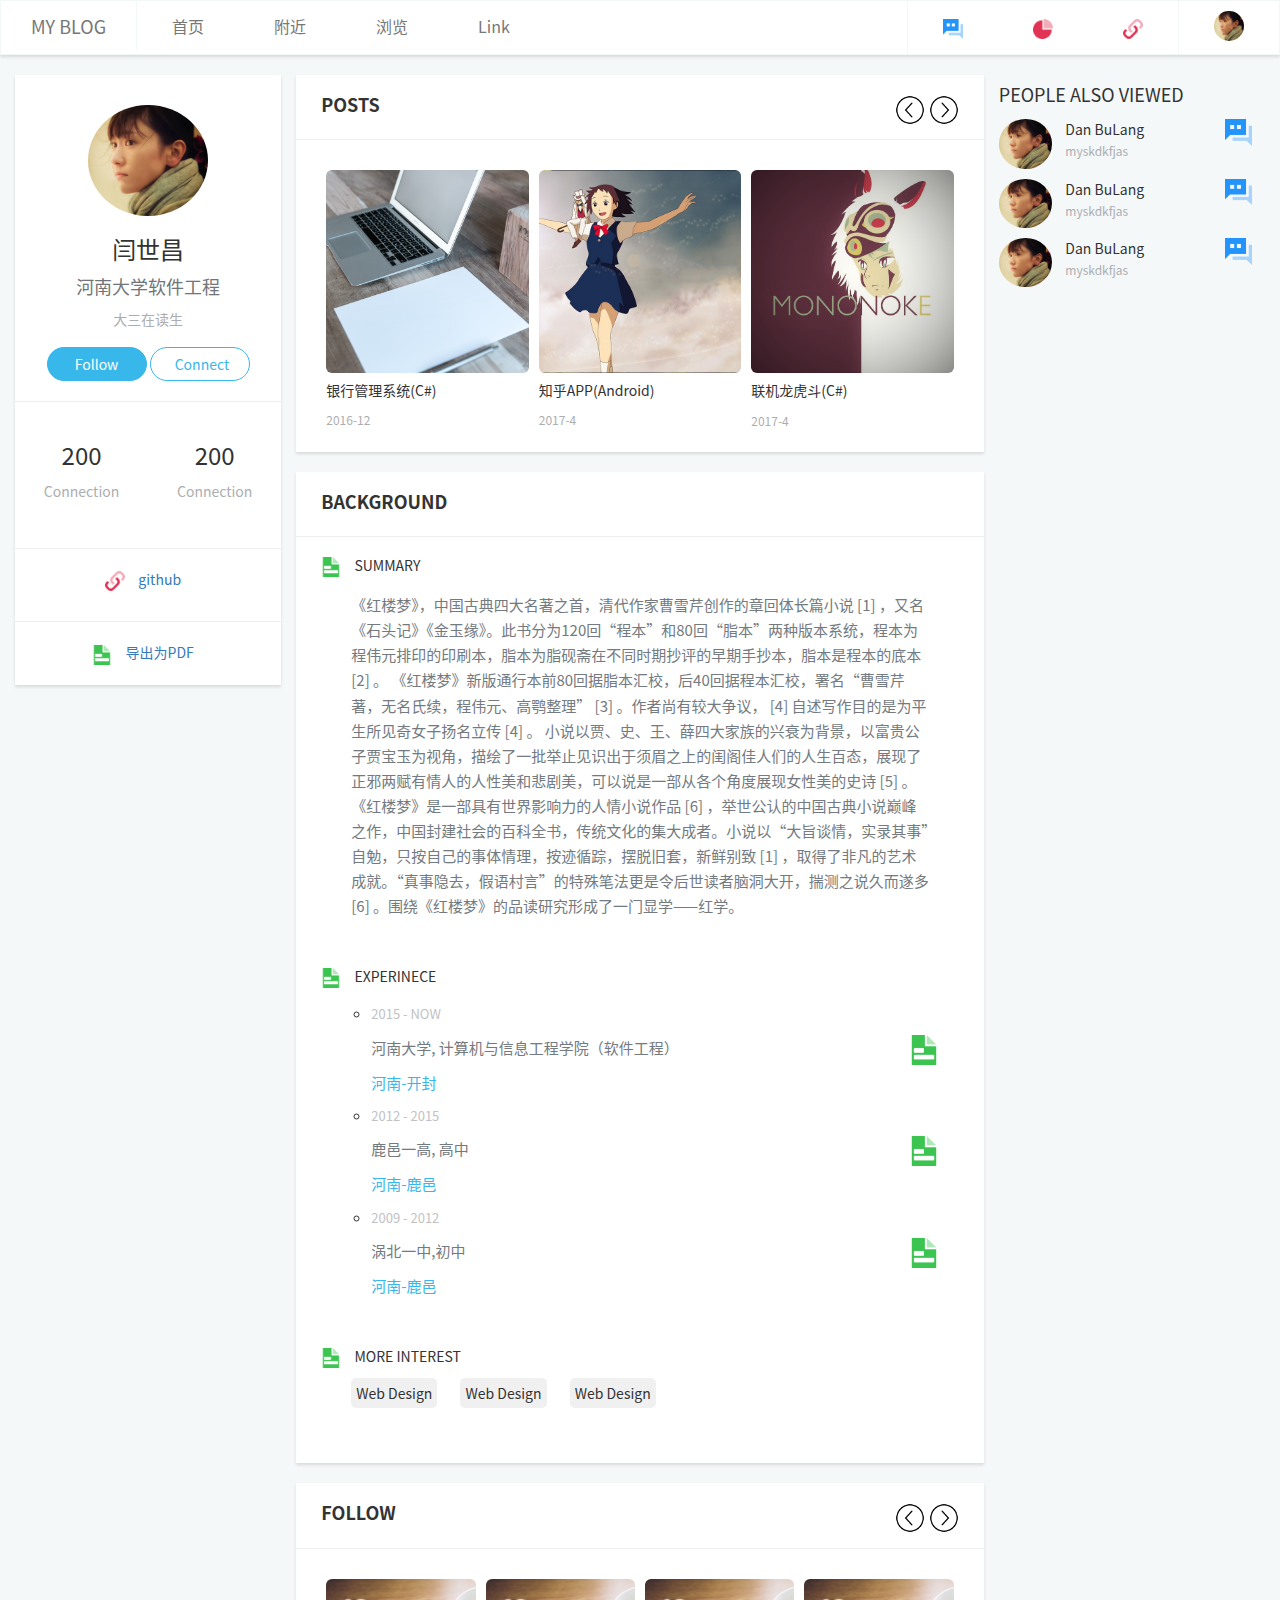
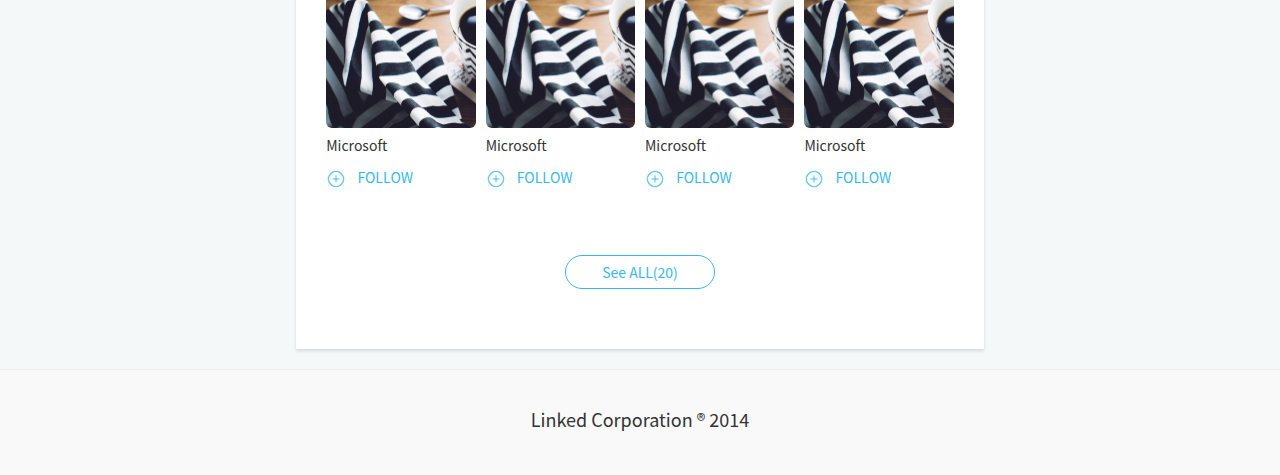
<file: blog.html>
<!DOCTYPE html>
<html lang="en">

<head>
    <meta charset="UTF-8">
    <meta name="viewport" content="width=device-width, initial-scale=1.0">
    <meta http-equiv="X-UA-Compatible" content="ie=edge">
    <title>Blog</title>
    <link rel="stylesheet" href="css/bootstrap.min.css">
    <link rel="stylesheet" href="css/style.css">
    <script src="js/jquery.min.js"></script>
    <script src="js/bootstrap.min.js"></script>
    <script>
        //jquery 重写easing
        jQuery.extend(jQuery.easing,
            {
                easeOutBack: function (x, t, b, c, d, s) {
                    if (s == undefined) s = 1.70158;
                    return c * ((t = t / d - 1) * t * ((s + 1) * t + s) + 1) + b;
                },
            });

        var goWidth = 0;
        var listWidth = 0;

        //页面发生改变时触发的事件
        window.onresize = function () {
            var backWidth = $('.back-list').width();
            goWidth = backWidth / 3;
            listWidth = backWidth / 4;
            $('.list-div').css('width', backWidth);
            $('.posts-list-div').css('width', goWidth);
            $('.follow-list-div').css('width', listWidth);
            var nums = $('.posts-list-div').height();
            $('.back-list').css('height', $('.posts-list-div').height() + 25);
        };

        window.onload = function () {
            var backWidth = $('.back-list').width();
            goWidth = backWidth / 3;
            listWidth = backWidth / 4;
            $('.list-div').css('width', backWidth);
            $('.posts-list-div').css('width', goWidth);
            var nums = $('.posts-list-div').height();
            $('.back-list').css('height', $('.posts-list-div').height() + 25);
            $('.follow-list-div').css('width', listWidth);

        }
        $(document).ready(function () {
            num = 0;
            $('.left-img').click(function () {
                num += goWidth;
                if (num > goWidth) {
                    num = -4 * goWidth;
                }
                $('.list-div ul').animate({ left: num }, 500, 'easeOutBack');
            });

            $('.right-img').click(function () {
                num -= goWidth;
                if (num < -4 * goWidth) {
                    num = 0;
                }
                $('.list-div ul').animate({ left: num }, 500, 'easeOutBack');
            });

            $('.follow-left').click(function () {
                num += listWidth;
                if (num > listWidth) {
                    num = -4 * listWidth;
                }
                $('.list-div ul').animate({ left: num }, 500, 'easeOutBack');
            });
            $('.follow-right').click(function () {
                num -= listWidth;
                if (num < -4 * listWidth) {
                    num = 0;
                }
                $('.list-div ul').animate({ left: num }, 500, 'easeOutBack');
            });

        });
    </script>
</head>

<body>
    <!-- 顶部导航页面 -->
    <nav class="navbar navbar-default" role="navigation">
        <div class="navbar-header right-border">
            <button type="button" class="navbar-toggle" data-toggle="collapse" data-target=".navbar-ex1-collapse">
                <span class="sr-only">Toggle navigation</span>
                <span class="icon-bar"></span>
                <span class="icon-bar"></span>
                <span class="icon-bar"></span>
            </button>
            <a class="navbar-brand" href="#">MY BLOG</a>
        </div>

        <!-- Collect the nav links, forms, and other content for toggling -->
        <div class="collapse navbar-collapse navbar-ex1-collapse">
            <ul class="nav navbar-nav">
                <li>
                    <a href="#">首页</a>
                </li>
                <li>
                    <a href="#">附近</a>
                </li>
                <li>
                    <a href="#">浏览</a>
                </li>
                <li>
                    <a href="#">Link</a>
                </li>
            </ul>
            <ul class="nav navbar-nav navbar-right">
                <li>
                    <a id="head-a" href="#">
                        <img id="head-img" src="images/head-icon.jpg" class="img-circle" alt="">
                    </a>
                </li>
            </ul>

            <ul class="nav navbar-nav navbar-right right-border left-border">
                <li>
                    <a href="#">
                        <img src="images/对话.png" alt="">
                    </a>
                </li>
                <li>
                    <a href="#">
                        <img src="images/统计.png" alt="">
                    </a>
                </li>
                <li>
                    <a href="#">
                        <img src="images/链接.png" alt="">
                    </a>
                </li>
            </ul>

        </div>
        <!-- /.navbar-collapse -->
    </nav>

    <div class="container-fluid">
        <div class="col-md-3 col-sm-3 col-xs-12 width-22 text-center pad-left-0">
            <div class="user-msg-div">
                <a href="#">
                    <img src="images/head-icon.jpg" class="img-circle" alt="">
                </a>
                <h3>闫世昌</h3>
                <h4>河南大学软件工程</h4>
                <h5>大三在读生</h5>

                <button type="button" class="my-btn btn-positive">Follow</button>

                <button type="button" class="my-btn">Connect</button>

                <hr>
                <div class="works-div">
                    <div class="col-md-6">
                        <h3>200</h3>
                        <h5>Connection</h5>
                    </div>

                    <div class="col-md-6 ">
                        <h3>200</h3>
                        <h5>Connection</h5>
                    </div>
                </div>
                <hr>
                <div class="msg-link-div">
                    <img src="images/链接.png" alt="">
                    <a href="https://www.github.com/Spike-ysc">github</a>
                </div>
                <hr>
                <div class="msg-link-div">
                    <img src="images/文件.png" alt="">
                    <a href="#">导出为PDF</a>
                </div>
            </div>

        </div>
        <div class="col-md-6 col-sm-6 width-55 pad-0">
            <div class="posts-div">
                <div>
                    <h4>POSTS
                        <span style="float:right;">
                            <img class="left-img" src="images/向左.png" alt="">
                            <img class="right-img" src="images/向右.png" alt="">
                        </span>
                    </h4>
                </div>
                <hr>

                <div class="back-list">
                    <div class="list-div">
                        <ul>
                            <li>
                                <div class="posts-list-div">
                                    <img class="img-rounded" src="images/post-list-1.jpg" alt="">
                                    <h5>银行管理系统(C#)</h5>
                                    <h6>2016-12</h6>
                                </div>
                            </li>

                            <li>
                                <div class="posts-list-div">
                                    <img class="img-rounded" src="images/post-list-2.jpg" alt="">
                                    <h5>知乎APP(Android)</h5>
                                    <h6>2017-4</h6>
                                </div>
                            </li>
                            <li>
                                <div class="posts-list-div">
                                    <img class="img-rounded" src="images/post-list-3.jpg" alt="">
                                    <h5>联机龙虎斗(C#)</h5>
                                    <h6>2017-4</h6>
                                </div>
                            </li>


                            <li>
                                <div class="posts-list-div">
                                    <img class="img-rounded" src="images/post-list-4.jpg" alt="">
                                    <h5>考勤系统(Android)</h5>
                                    <h6>2017-12</h6>
                                </div>
                            </li>

                            <li>
                                <div class="posts-list-div">
                                    <img class="img-rounded" src="images/post-list-6.jpg" alt="">
                                    <h5>动画电影网站(ASP.net)</h5>
                                    <h6>2017-12</h6>
                                </div>
                            </li>

                            <li>
                                <div class="posts-list-div">
                                    <img class="img-rounded" src="images/post-list-5.jpg" alt="">
                                    <h5>车牌识别(C#)</h5>
                                    <h6>2018-4</h6>
                                </div>
                            </li>

                        </ul>
                    </div>


                </div>
            </div>

            <div class="posts-div">
                <div>
                    <h4>BACKGROUND</h4>
                </div>
                <hr>
                <div class="back-div">
                    <h5>
                        <span>
                            <img class="back-list-img" src="images/文件.png" alt="">
                        </span>SUMMARY
                    </h5>

                    <div class="back-msg-div">
                        <p>
                            《红楼梦》，中国古典四大名著之首，清代作家曹雪芹创作的章回体长篇小说 [1] ，又名《石头记》《金玉缘》。此书分为120回“程本”和80回“脂本”两种版本系统，程本为程伟元排印的印刷本，脂本为脂砚斋在不同时期抄评的早期手抄本，脂本是程本的底本
                            [2] 。 《红楼梦》新版通行本前80回据脂本汇校，后40回据程本汇校，署名“曹雪芹著，无名氏续，程伟元、高鹗整理” [3] 。作者尚有较大争议， [4] 自述写作目的是为平生所见奇女子扬名立传
                            [4] 。 小说以贾、史、王、薛四大家族的兴衰为背景，以富贵公子贾宝玉为视角，描绘了一批举止见识出于须眉之上的闺阁佳人们的人生百态，展现了正邪两赋有情人的人性美和悲剧美，可以说是一部从各个角度展现女性美的史诗
                            [5] 。 《红楼梦》是一部具有世界影响力的人情小说作品 [6] ，举世公认的中国古典小说巅峰之作，中国封建社会的百科全书，传统文化的集大成者。小说以“大旨谈情，实录其事”自勉，只按自己的事体情理，按迹循踪，摆脱旧套，新鲜别致
                            [1] ，取得了非凡的艺术成就。“真事隐去，假语村言”的特殊笔法更是令后世读者脑洞大开，揣测之说久而遂多 [6] 。围绕《红楼梦》的品读研究形成了一门显学——红学。
                        </p>
                    </div>
                </div>


                <div class="back-div back-msg-div">
                    <h5>
                        <span>
                            <img class="back-list-img" src="images/文件.png" alt="">
                        </span>EXPERINECE</h5>

                    <div class="pad-lr-20">
                        <ul class="back-ul">
                            <li>
                                <p>2015 - NOW</p>
                                <p>河南大学, 计算机与信息工程学院（软件工程）
                                    <span>
                                        <img src="images/文件.png" alt="">
                                    </span>
                                </p>
                                <p>河南-开封</p>
                            </li>

                            <li>
                                <p>2012 - 2015</p>
                                <p>鹿邑一高, 高中
                                    <span>
                                        <img src="images/文件.png" alt="">
                                    </span>
                                </p>
                                <p>河南-鹿邑</p>
                            </li>

                            <li>
                                <p>2009 - 2012</p>
                                <p>涡北一中,初中
                                    <span>
                                        <img src="images/文件.png" alt="">
                                    </span>
                                </p>
                                <p>河南-鹿邑</p>
                            </li>


                        </ul>
                    </div>
                </div>
                <div class="back-div">
                    <h5>
                        <span>
                            <img class="back-list-img" src="images/文件.png" alt="">
                        </span>MORE INTEREST</h5>

                    <div class="interest-div">
                        <p>Web Design</p>
                        <p>Web Design</p>
                        <p>Web Design</p>
                    </div>
                </div>


            </div>
            <div class="posts-div">
                <div>
                    <h4>
                        FOLLOW
                        <span style="float:right;">
                            <img class="follow-left" src="images/向左.png" alt="">
                            <img class="follow-right" src="images/向右.png" alt="">
                        </span>
                    </h4>
                </div>
                <hr>

                <div class="back-list">
                    <div class="list-div">
                        <ul>

                            <li>
                                <div class="follow-list-div">
                                    <img class="img-rounded" src="images/post-list-5.jpg" alt="">

                                    <h5>Microsoft</h5>
                                    <h5>
                                        <span>
                                            <img class="add-img" src="images/添加.png" alt="">
                                        </span>
                                        FOLLOW
                                    </h5>
                                </div>
                            </li>


                            <li>
                                <div class="follow-list-div">
                                    <img class="img-rounded" src="images/post-list-5.jpg" alt="">

                                    <h5>Microsoft</h5>
                                    <h5>
                                        <span>
                                            <img class="add-img" src="images/添加.png" alt="">
                                        </span>
                                        FOLLOW
                                    </h5>
                                </div>
                            </li>

                            <li>
                                <div class="follow-list-div">
                                    <img class="img-rounded" src="images/post-list-5.jpg" alt="">

                                    <h5>Microsoft</h5>
                                    <h5>
                                        <span>
                                            <img class="add-img" src="images/添加.png" alt="">
                                        </span>
                                        FOLLOW
                                    </h5>
                                </div>
                            </li>

                            <li>
                                <div class="follow-list-div">
                                    <img class="img-rounded" src="images/post-list-5.jpg" alt="">

                                    <h5>Microsoft</h5>
                                    <h5>
                                        <span>
                                            <img class="add-img" src="images/添加.png" alt="">
                                        </span>
                                        FOLLOW
                                    </h5>
                                </div>
                            </li>

                            <li>
                                <div class="follow-list-div">
                                    <img class="img-rounded" src="images/post-list-5.jpg" alt="">

                                    <h5>Microsoft</h5>
                                    <h5>
                                        <span>
                                            <img class="add-img" src="images/添加.png" alt="">
                                        </span>
                                        FOLLOW
                                    </h5>
                                </div>
                            </li>

                            <li>
                                <div class="follow-list-div">
                                    <img class="img-rounded" src="images/post-list-5.jpg" alt="">

                                    <h5>Microsoft</h5>
                                    <h5>
                                        <span>
                                            <img class="add-img" src="images/添加.png" alt="">
                                        </span>
                                        FOLLOW
                                    </h5>
                                </div>
                            </li>

                            <li>
                                <div class="follow-list-div">
                                    <img class="img-rounded" src="images/post-list-5.jpg" alt="">

                                    <h5>Microsoft</h5>
                                    <h5>
                                        <span>
                                            <img class="add-img" src="images/添加.png" alt="">
                                        </span>
                                        FOLLOW
                                    </h5>
                                </div>
                            </li>
                        </ul>
                    </div>


                </div>


                <div class="text-center back-div">
                    <button class="my-btn see-btn">See ALL(20)</button>
                </div>
            </div>
        </div>

        <div class="col-md-3 col-sm-3 col-xs-12 width-22 pad-right-0">
            <h4>PEOPLE ALSO VIEWED</h4>
            <div class="container-fluid other-div">
                <div class="col-md-12 col-sm-12 col-xs-12">
                    <img class="img-circle other-head-img" src="images/head-icon.jpg" alt="">
                    <div class="name-list-div">
                        <p>Dan BuLang</p>
                        <p>myskdkfjas</p>
                    </div>
                    <img class="other-add-img" src="images/对话.png" alt="">
                </div>


                <div class="col-md-12 col-sm-12 col-xs-12">
                    <img class="img-circle other-head-img" src="images/head-icon.jpg" alt="">
                    <div class="name-list-div">
                        <p>Dan BuLang</p>
                        <p>myskdkfjas</p>
                    </div>
                    <img class="other-add-img" src="images/对话.png" alt="">
                </div>

                <div class="col-md-12 col-sm-12 col-xs-12">
                    <img class="img-circle other-head-img" src="images/head-icon.jpg" alt="">
                    <div class="name-list-div">
                        <p>Dan BuLang</p>
                        <p>myskdkfjas</p>
                    </div>
                    <img class="other-add-img" src="images/对话.png" alt="">
                </div>
            </div>
        </div>
    </div>
    
    <footer class="text-center">
        <h4>Linked Corporation &reg; 2014</h4>
    </footer>


</body>

</html>
</file>
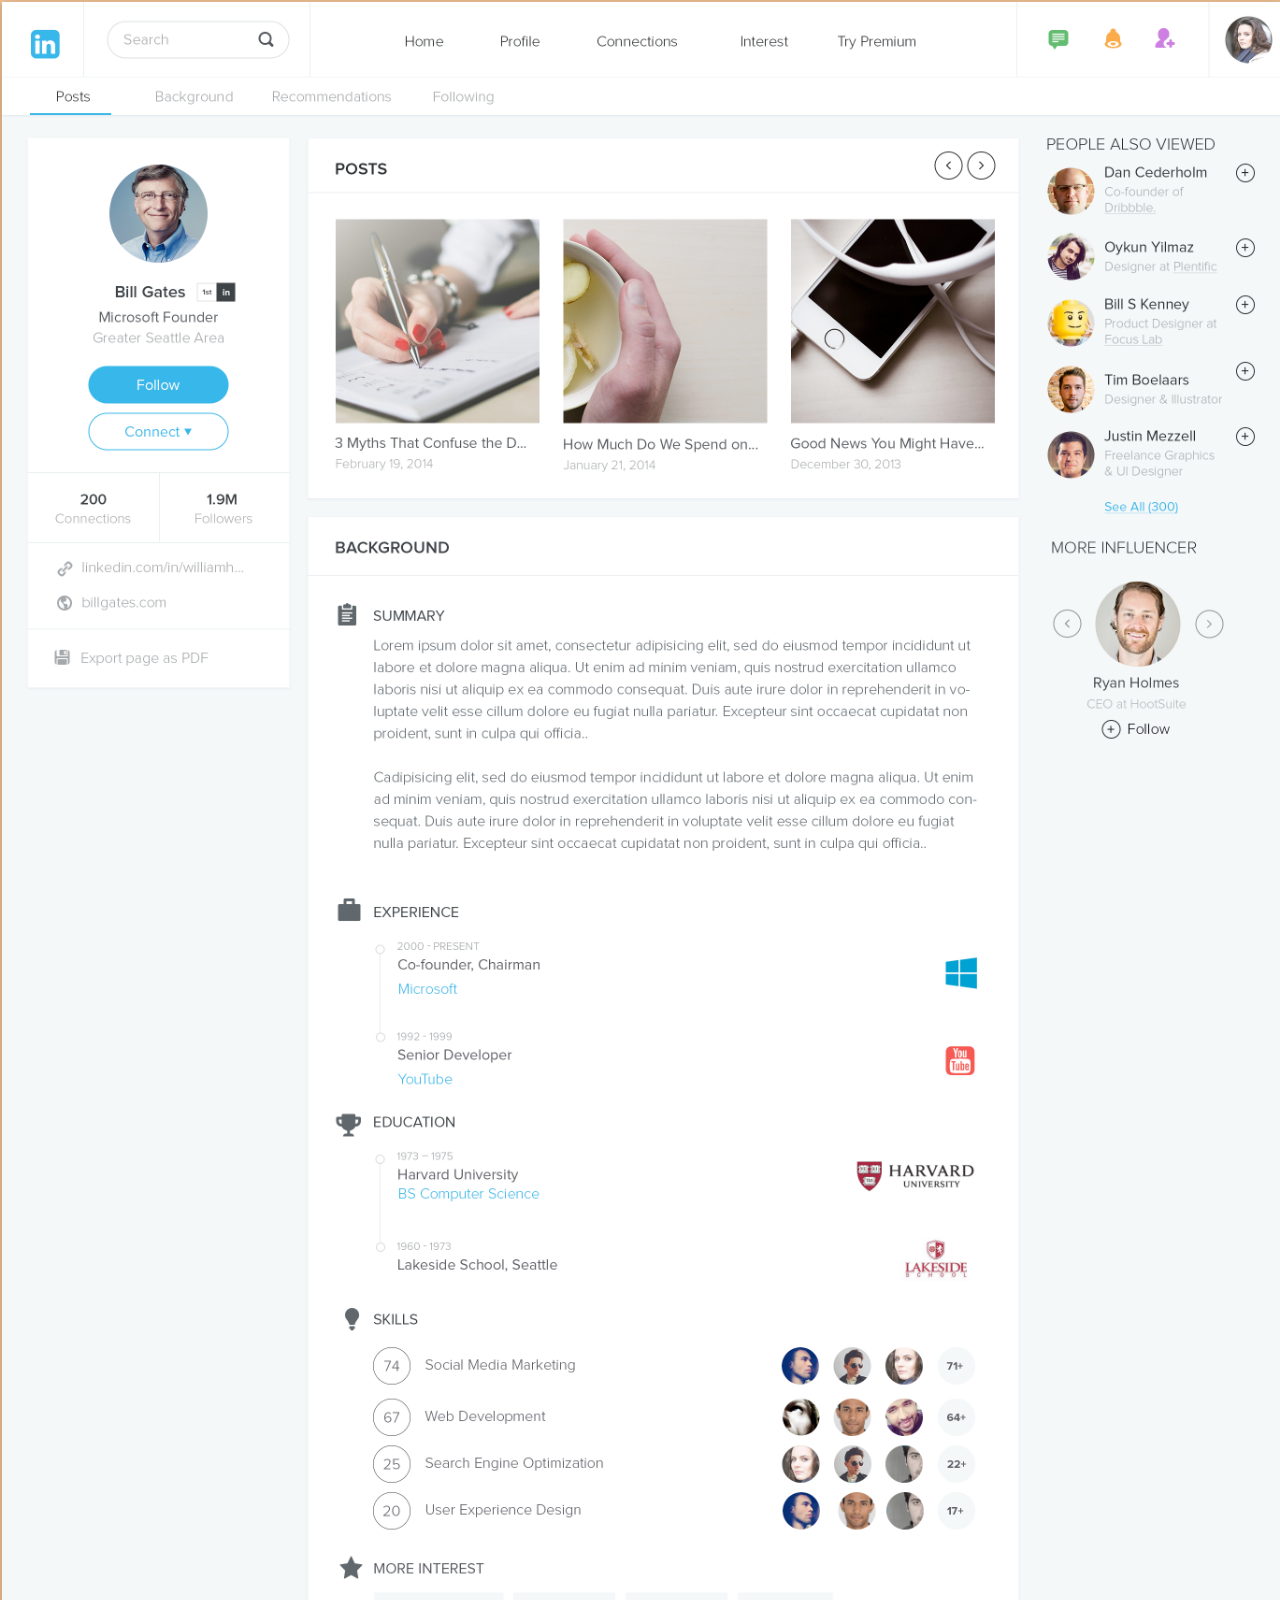
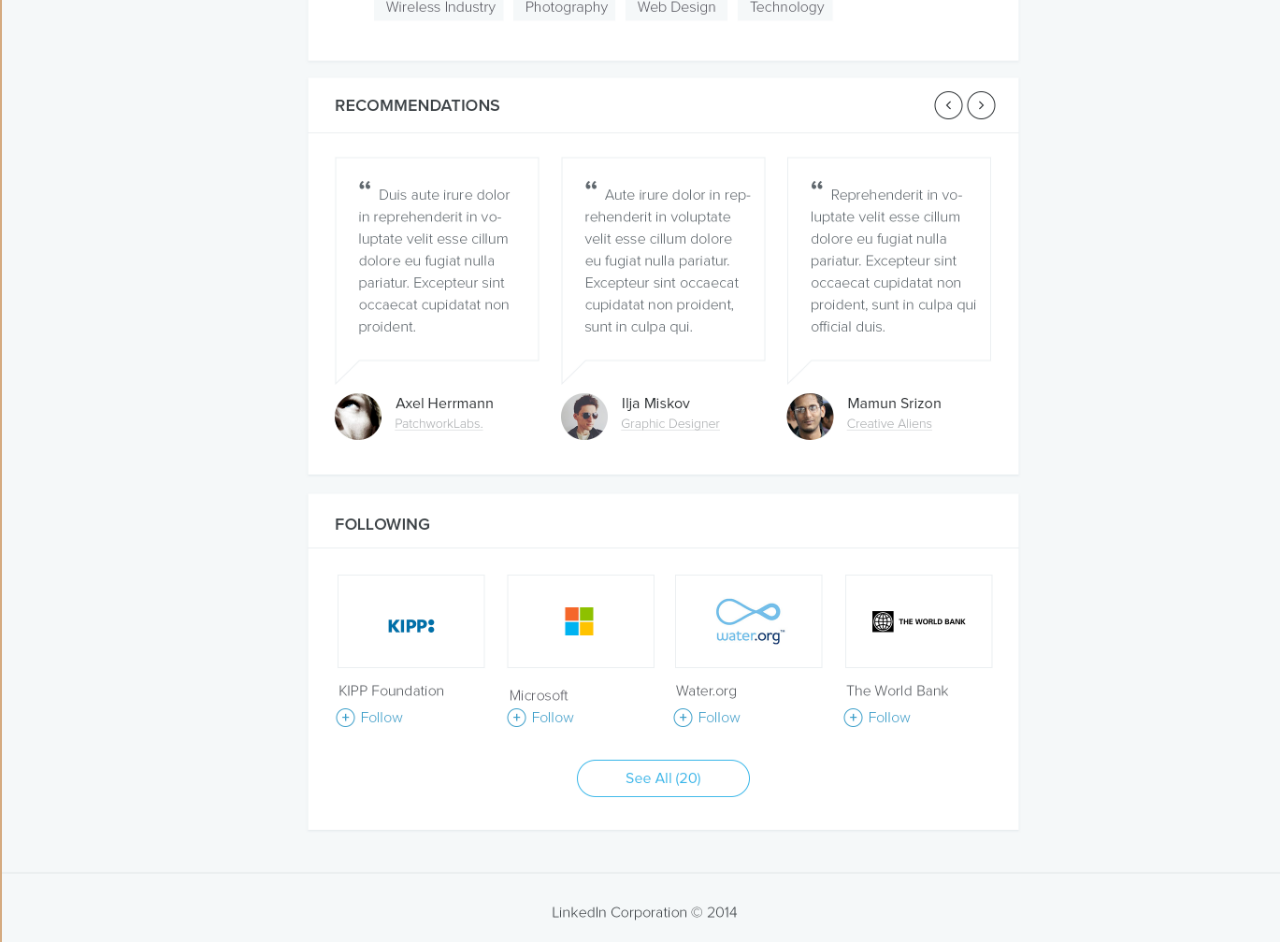
<file: duibi.html>
<!DOCTYPE html>
<html lang="en">

<head>
    <meta charset="UTF-8">
    <meta name="viewport" content="width=device-width, initial-scale=1.0">
    <meta http-equiv="X-UA-Compatible" content="ie=edge">
    <title>Document</title>
    <style>
        body {
            margin: 0px;
            padding: 0px;

        }

        img {
            max-width: 100%;
        }
    </style>
</head>

<body>
    <img src="images/RealPixels.png" alt="">
</body>

</html>
</file>
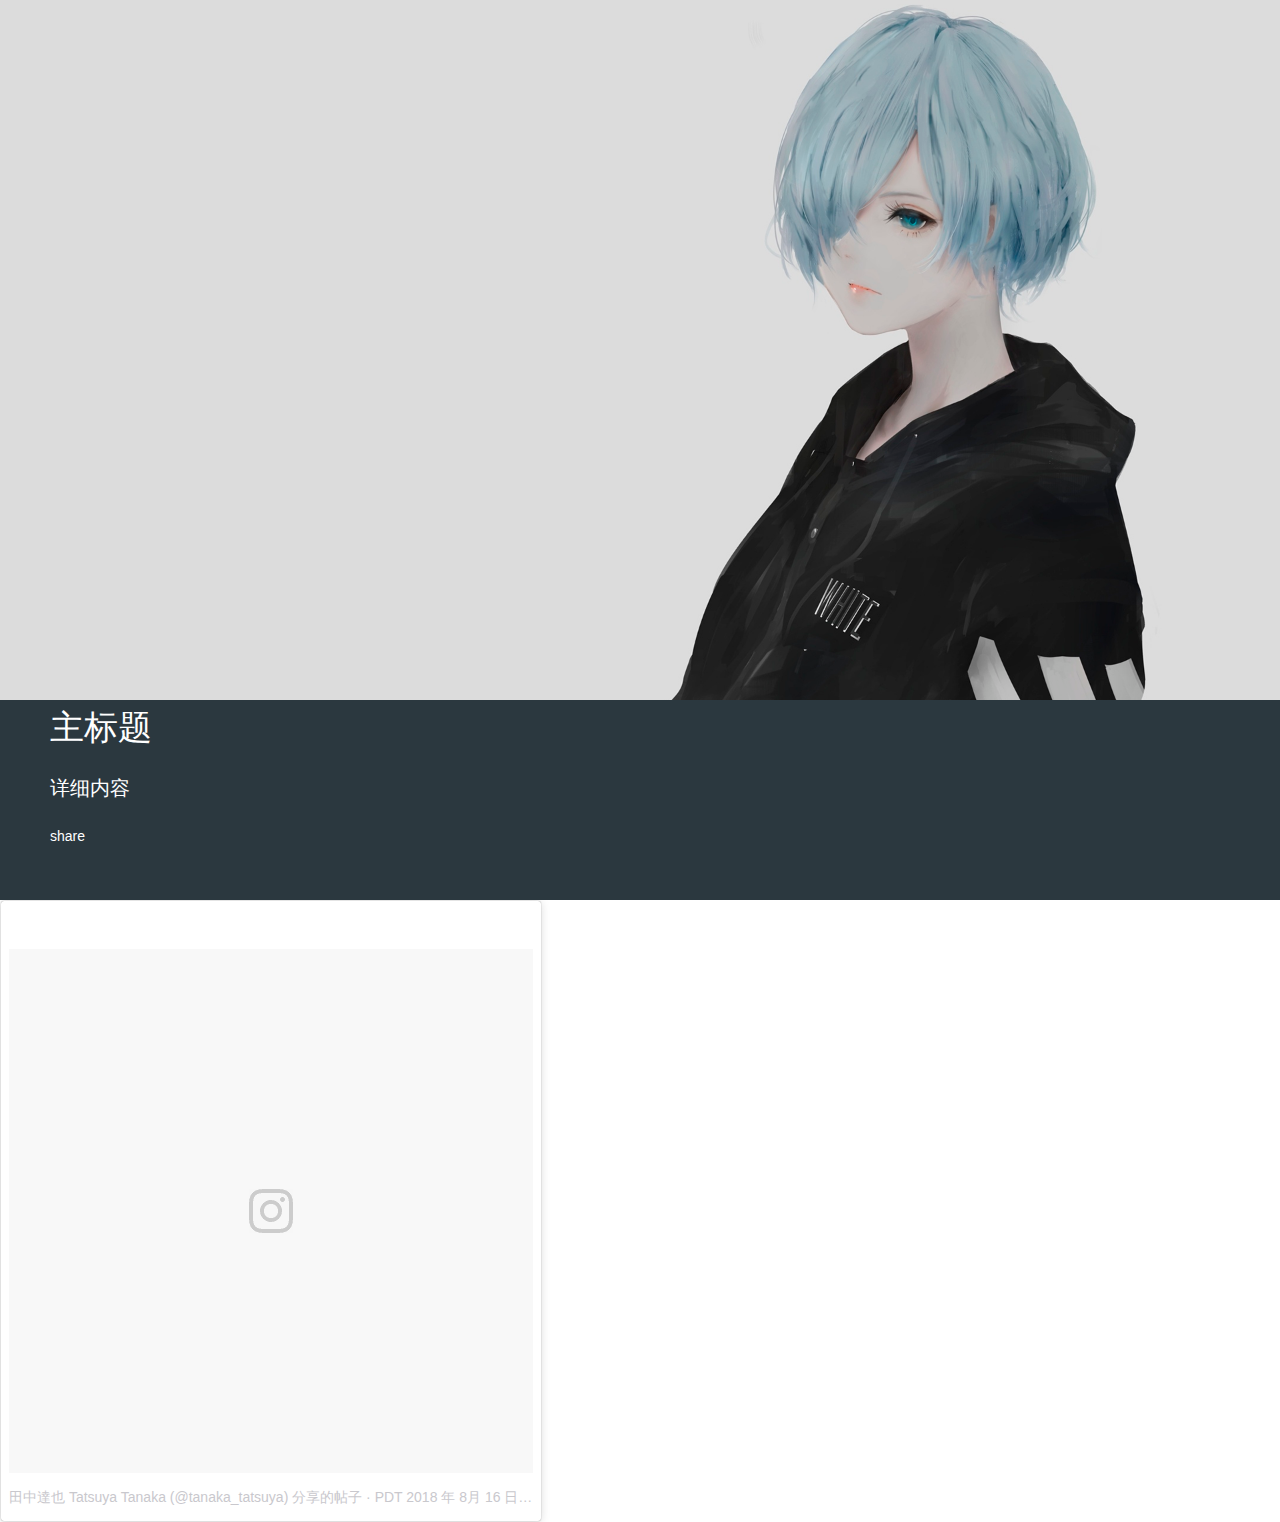
<file: link.html>
<!DOCTYPE html>
<html lang="en">
<head>
    <meta charset="UTF-8">
    <meta name="viewport" content="width=device-width, initial-scale=1.0">
    <meta http-equiv="X-UA-Compatible" content="ie=edge">
    <title>Link</title>
    <link rel="stylesheet" href="css/bootstrap.min.css">
    <script src="js/jquery.min.js"></script>
    <script src="js/bootstrap.min.js"></script>
    <style>
        body{
            margin: 0px;
            padding: 0px;
        }
        .head-div{
            height: 180px;
            overflow: hidden;
            position: relative;
        }
        .head-title-div{
            position: absolute;
            bottom: 0px;
            height: 200px;
            width: 100%;
            background: #2B383F;
            color: white;
            padding: 0px 50px;
        }
        .head-title-div h1{
            font-size: 2.4em;
            white-space: normal;
            line-height: 1.1em;
            font-weight: 100;
            margin: 10px 0;
            color: white;
        }
        .head-title-div h3{
            font-size: 20px;
            text-align: left;
            font-weight: 100;
            margin: 30px 0;
        }
    </style>
    <script>
        window.onload = function(){
            var indexWidth = $(document).height();
            $('.head-div').css('height',indexWidth);
        }
    </script>
</head>
<body>
    <div class="head-div">
        <img style="width: 100%;" src="images/link-head-bg.png" alt="">
        <div class="head-title-div">
            <h1>主标题</h1>
            <h3>详细内容</h3>
            <h5>share</h5>
        </div>
    </div>
    <blockquote class="instagram-media" data-instgrm-permalink="https://www.instagram.com/p/BmkgXbIhpXl/?utm_source=ig_embed" data-instgrm-version="9" style=" background:#FFF; border:0; border-radius:3px; box-shadow:0 0 1px 0 rgba(0,0,0,0.5),0 1px 10px 0 rgba(0,0,0,0.15); margin: 1px; max-width:540px; min-width:326px; padding:0; width:99.375%; width:-webkit-calc(100% - 2px); width:calc(100% - 2px);"><div style="padding:8px;"> <div style=" background:#F8F8F8; line-height:0; margin-top:40px; padding:50% 0; text-align:center; width:100%;"> <div style=" background:url([data-uri]); display:block; height:44px; margin:0 auto -44px; position:relative; top:-22px; width:44px;"></div></div><p style=" color:#c9c8cd; font-family:Arial,sans-serif; font-size:14px; line-height:17px; margin-bottom:0; margin-top:8px; overflow:hidden; padding:8px 0 7px; text-align:center; text-overflow:ellipsis; white-space:nowrap;"><a href="https://www.instagram.com/p/BmkgXbIhpXl/?utm_source=ig_embed" style=" color:#c9c8cd; font-family:Arial,sans-serif; font-size:14px; font-style:normal; font-weight:normal; line-height:17px; text-decoration:none;" target="_blank">田中達也 Tatsuya Tanaka (@tanaka_tatsuya) 分享的帖子</a> · <time style=" font-family:Arial,sans-serif; font-size:14px; line-height:17px;" datetime="2018-08-17T06:44:42+00:00">PDT 2018 年 8月 16 日 下午 11:44</time></p></div></blockquote> <script async defer src="//www.instagram.com/embed.js"></script>
</body>
</html>
</file>
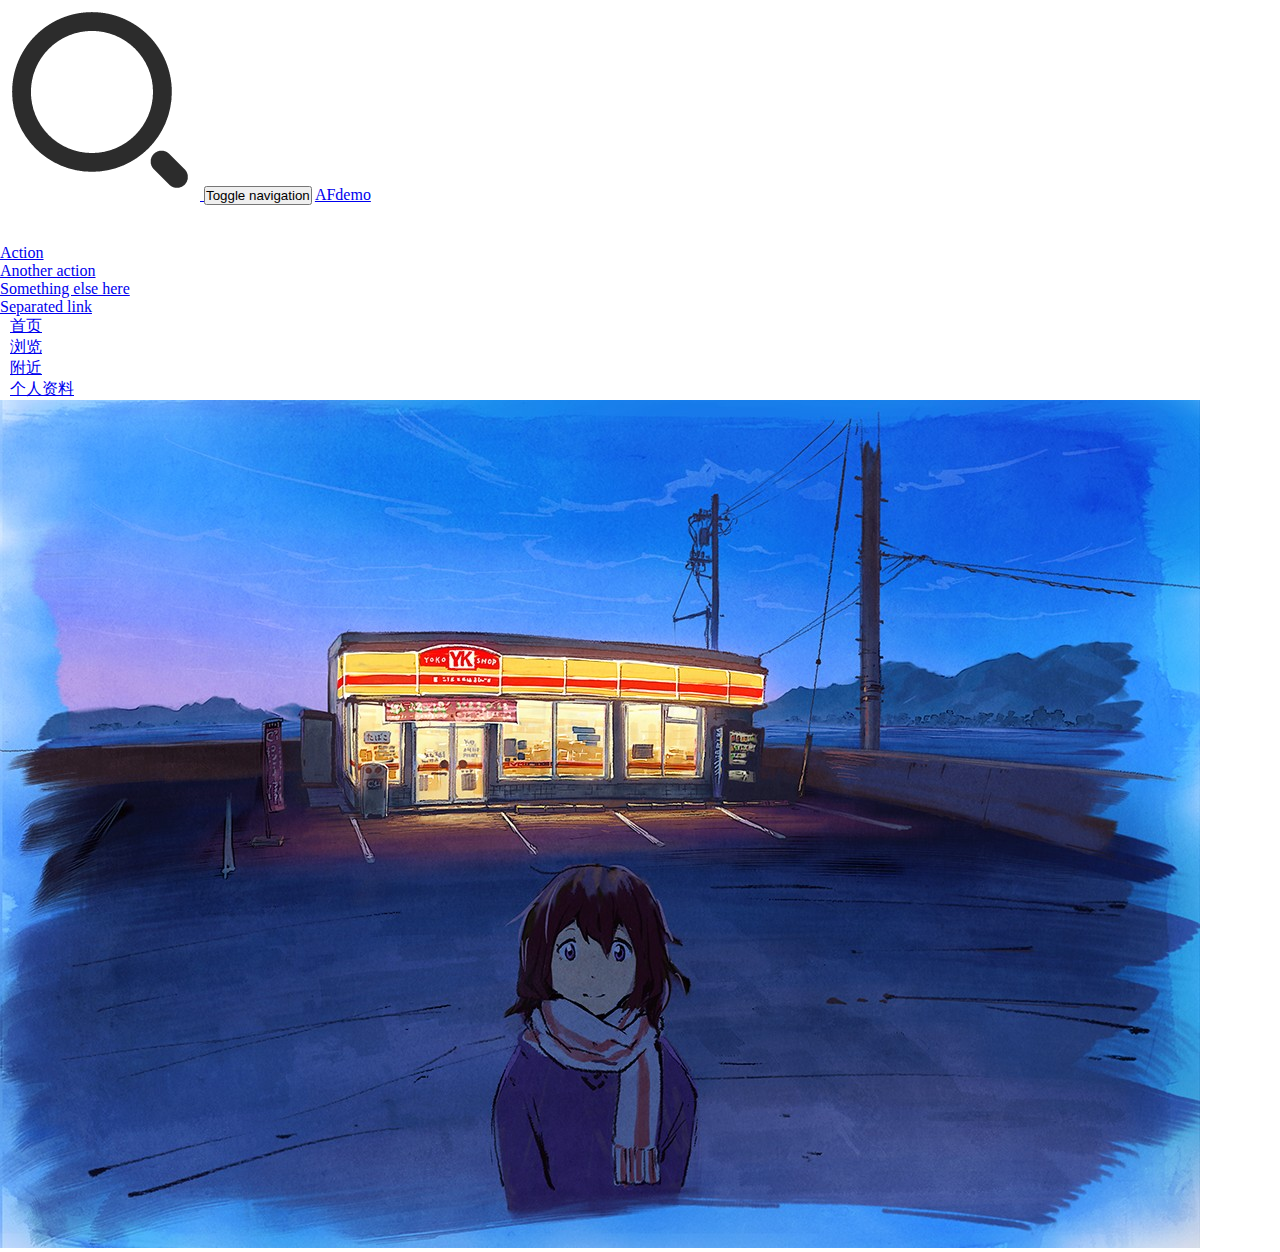
<file: message.html>
<!DOCTYPE html>
<html lang="en">

<head>
    <meta charset="UTF-8">
    <meta name="viewport" content="width=device-width, initial-scale=1.0">
    <meta http-equiv="X-UA-Compatible" content="ie=edge">
    <title>Message</title>

    <link rel="stylesheet" href="http://cdn.static.runoob.com/libs/bootstrap/3.3.7/css/bootstrap.min.css">
    <script src="http://cdn.static.runoob.com/libs/jquery/2.1.1/jquery.min.js"></script>
    <script src="http://cdn.static.runoob.com/libs/bootstrap/3.3.7/js/bootstrap.min.js"></script>
    <link rel="stylesheet" href="style.css">
    <style type="text/css">
        .navbar-default {
            border-width: 0;
            background: transparent;
        }

        /* .navbar-default .navbar-nav>li>a {
            color: white !important;
        } */
        .nav-ul>li>a{
            color: white;
        }

        .nav-list li {
            margin: 0 10px;
            border-bottom: 0px solid white;
        }

        .nav-list li:hover {
            border-bottom: 0px solid #2196f3;
        }
        
    </style>
     <script>
            $(function () {
    
            });
            var maxScrollTop = 150;
            $(window).scroll(maxScrollTop, function (event) {
                var $me = $(this);
                if ($me.scrollTop() > event.data) {
                    $('.navbar-default').css('background','white');
                    $('.navbar-default .navbar-nav>li>a').css('color','black !important');
                    $('nav').css('box-shadow', '0 2px 2px 0 rgba(0, 0, 0, 0.14), 0 1px 1px -2px rgba(0, 0, 0, 0.12), 0 1px 2px 0 rgba(0, 0, 0, 0.2)');
                } else {
                    $('.navbar-default').css('background','transparent');
                    $('nav').css('box-shadow', 'none');
                }
            });
        </script>
</head>

<body>
    <nav class="navbar navbar-default navbar-fixed-top" role="navigation">

        <!-- Brand and toggle get grouped for better mobile display -->
        <div class="navbar-header">
            <a class="navbar-brand" href="#">
                <img alt="Brand" style="height:100%" src="images/item2.png">
            </a>
            <button type="button" class="navbar-toggle" data-toggle="collapse" data-target=".navbar-ex1-collapse">
                <span class="sr-only">Toggle navigation</span>
                <span class="icon-bar"></span>
                <span class="icon-bar"></span>
                <span class="icon-bar"></span>
            </button>
            <a class="navbar-brand" href="#">AFdemo</a>
        </div>

        <ul class="nav navbar-nav navbar-right nav-ul">
            <li>
                <a href="#">登陆</a>
            </li>
            <li class="dropdown">
                <a href="#" class="dropdown-toggle" data-toggle="dropdown">Dropdown
                    <b class="caret"></b>
                </a>
                <ul class="dropdown-menu">
                    <li>
                        <a href="#">Action</a>
                    </li>
                    <li>
                        <a href="#">Another action</a>
                    </li>
                    <li>
                        <a href="#">Something else here</a>
                    </li>
                    <li>
                        <a href="#">Separated link</a>
                    </li>
                </ul>
            </li>
        </ul>


        <!-- Collect the nav links, forms, and other content for toggling -->
        <div class="collapse navbar-collapse navbar-ex1-collapse">
            <ul class="nav head-ul nav-list navbar-nav navbar-right">
                <li>
                    <a href="#">首页</a>
                </li>
                <li>
                    <a href="#">浏览</a>
                </li>
                <li>
                    <a href="#">附近</a>
                </li>
                <li>
                    <a href="#">个人资料</a>
                </li>
            </ul>
            <!-- <form class="navbar-form navbar-left" role="search">
                        <div class="form-group">
                            <input type="text" class="form-control" placeholder="Search">
                        </div>
                        <button type="submit" class="btn btn-default">Submit</button>
                    </form> -->
        </div>
        <!-- /.navbar-collapse -->
    </nav>
    <div>
        <img src="images/head-img1.jpg" alt="">
    </div>
</body>

</html>
</file>
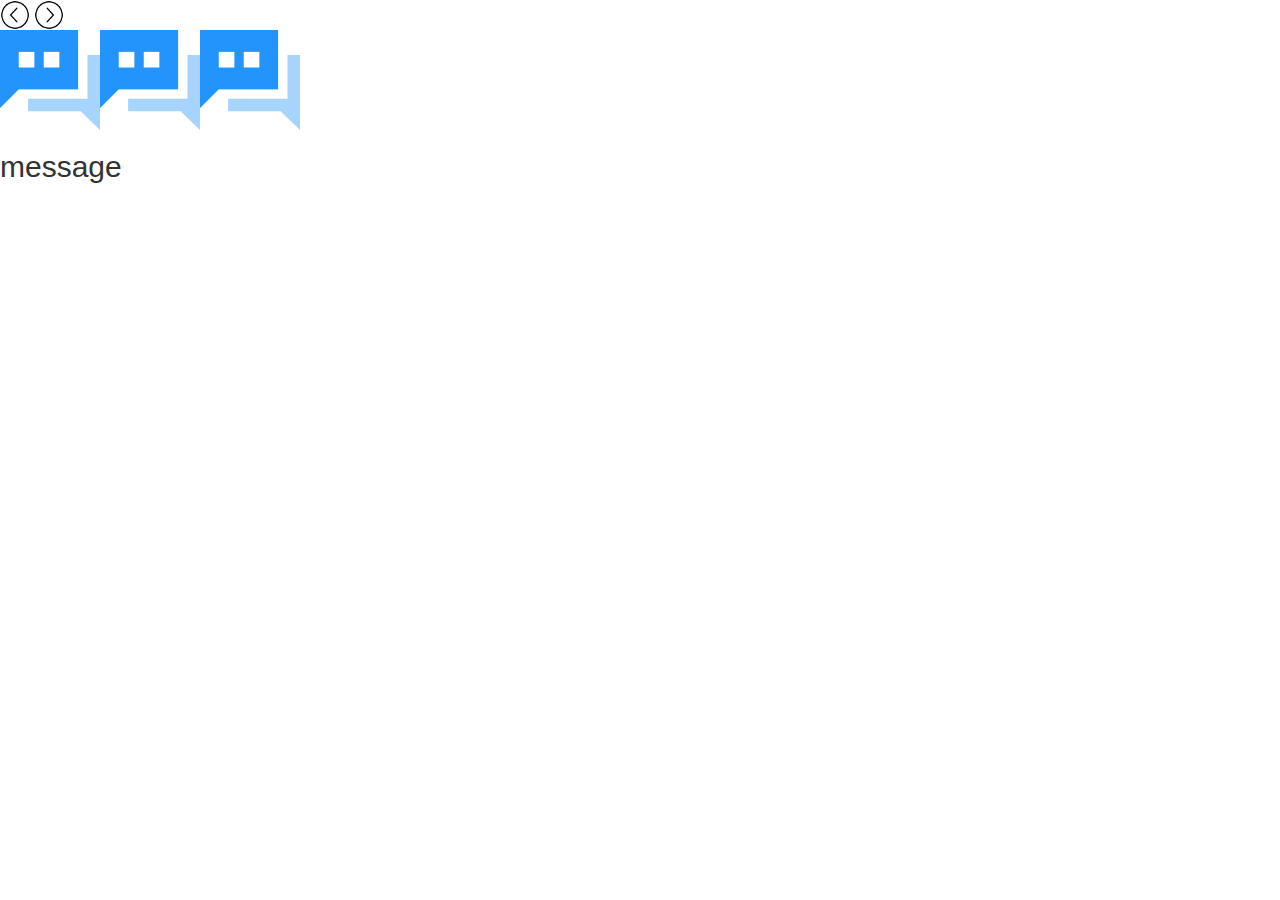
<file: qiehuan.html>
<html>

<head>
  <title>JS图片左右切换效果</title>
  <meta charset="utf-8" />
  <link rel="stylesheet" href="css/bootstrap.min.css">
  <script src="js/jquery.min.js"></script>
  <script src="js/bootstrap.min.js"></script>
  <style>
    @keyframes myfirst {
      from {
        margin-left: 0;
      }
      to {
        margin-left: -100px;
      }
    }

    #qh-ul li img {
      width: 100px;
    }

    #btn-div img {
      width: 30px;
    }

    #qh-div {
      position: absolute;
      overflow: hidden;
      width: 300px;
      height: 100px;
    }

    .donghua {
      animation: myfirst 1s;
      animation-fill-mode: forwards;
    }

    ul {
      position: relative;
      list-style-type: none;
      left: -100px;
      overflow: hidden;
      padding: 0px;
      width: 500px;
    }

    li {
      float: left;
    }
  </style>
  <script>
    jQuery.extend(jQuery.easing,
      {
        easeOutBack: function (x, t, b, c, d, s) {
          if (s == undefined) s = 1.70158;
          return c * ((t = t / d - 1) * t * ((s + 1) * t + s) + 1) + b;
        },
      });
    $(document).ready(function () {
      var num = -100;
      $('.left-img').click(function () {
        num -= 100
  
        $('ul').animate({ left: num }, 500, 'easeOutBack');
      });
      $('.right-img').click(function () {
        num += 100

        $('ul').animate({ left: num }, 500, 'easeOutBack');
      });
    });
  </script>
</head>

<body>
  <div id="btn-div">
    <img class="left-img" src="images/向左.png" alt="">
    <img class="right-img" src="images/向右.png" alt="">
  </div>
  <div style="width: 300px; height: 100px; position: relative;">
    <div id="qh-div">
      <ul id="qh-ul">
        <li>
          <img src="images/对话.png" alt="">
        </li>
        <li>
          <img src="images/对话.png" alt="">
        </li>
        <li>
          <img src="images/对话.png" alt="">
        </li>
        <li>
          <img src="images/对话.png" alt="">
        </li>
        <li>
          <img src="images/对话.png" alt="">
        </li>
        <li>
          <img src="images/对话.png" alt="">
        </li>
      </ul>
    </div>
  </div>
  <h2>message</h2>
</body>

</html>
</file>
<file: style.css>
* {
    padding: 0px;
    margin: 0px;
}

.navbar {
    border-radius: 0;
}

.navbar-default {
    border-width: 0;
    background: white;
}

/* .nav-list:hover{
    border-bottom: 3px solid #2196f3;
} */

.nav-list {
    padding-right: 50px;
}

.nav-list li {
    margin: 0 10px;
    border-bottom: 3px solid white;
}

.nav-list li:hover {
    border-bottom: 3px solid #2196f3;
}

.head-div {
    margin-top: 73px;
    padding: 0px;
    margin-bottom: 100px;
}

.head-img-div {
    position: relative;
    top: 0px;
    height: 500px;
    overflow: hidden;
    margin-bottom: 15px;
}

.hd-img-msg-div {
    position: absolute;
    bottom: 50px;
    left: 25px;
    color: white;
}

.head-list-div {
    padding: 0px;
}

.head-title {
    display: block;
    margin-top: 15px;
    margin-bottom: 12px;
    color: #2196f3;
    font-size: 13px;
    font-weight: 700;
    text-transform: uppercase;
}

.head-name {
    display: block;
    margin-bottom: 12px;
    color: black;
    font-size: 16px;
    font-weight: 500;
}

.head-msg {
    margin: 0;
    margin-bottom: 12px;
    color: #757575;
    font-size: 13px;
    font-weight: 400;
}

.no-padding {
    padding: 0px;
}

.theme-div {
    margin-bottom: 100px;
}

.link-div {
    margin: 20px 0;
}

.link-div p {
    color: black;
    font-size: 20px;
    font-weight: 400;
}

.link-more {
    font-weight: 400;
    cursor: pointer;
}

.theme-more:hover {
    text-decoration: none;
    color: #2196f3;
}

.main-theme-div {
    width: 100%;
    height: 360px;
    overflow: hidden;
}

.theme-title {
    font-size: 32px;
    margin: 24px 0;
    font-weight: 100;
}

.theme-msg {
    font-size: 14px;
    font-weight: 300;
    margin: 24px 0;
    line-height: 2.0em;

}

.max-width-100 {
    max-width: 100%;
}

.tm-top {
    height: 180px;
    overflow: hidden;
    padding-right: 5px;
}

.tm-bottom {
    height: 180%;
    overflow: hidden;
    padding-top: 5px;
}

.story-div {
    margin-bottom: 100px;
}
</file>
<file: css/style.css>
body {
    margin: 0px;
    padding: 0px;
    background: #F5F8F9;
    font-family: -apple-system, BlinkMacSystemFont, Helvetica Neue, PingFang SC, Microsoft YaHei, Source Han Sans SC, Noto Sans CJK SC, WenQuanYi Micro Hei, sans-serif;
}

ul {
    list-style-type: circle;
    padding: 0px;
    padding-left: 30px;
}

.navbar-default {
    background-color: #ffffff;
    border-color: #F4F7F8;
    box-shadow: 0 2px 3px rgba(0, 0, 0, 0.12);
}

.navbar-right li a img {
    width: 20px;
    height: 20px;
}

.right-border {
    border-right: 1px solid #F4F7F8;
}

.left-border {
    border-left: 1px solid #F4F7F8;
}

#head-a {
    padding-top: 10px;
    padding-bottom: 10px;
}

#head-img {
    width: 30px;
    height: 30px;
}


.user-msg-div {
    background: #ffffff;
    border: #F5F8F9;
    padding: 30px 0 10px 0;
    box-shadow: 0 2px 3px rgba(0, 0, 0, 0.12);
    /* width: 100%; */
}

.posts-div {
    background: #ffffff;
    border: #F5F8F9;
    padding: 10px 0;
    box-shadow: 0 2px 3px rgba(0, 0, 0, 0.12);
    margin-bottom: 20px;
    /* width: 100%; */
}

.posts-div>div {
    padding-left: 25px;
    padding-right: 25px;
}

.user-msg-div a img {
    width: 120px;
}

.user-msg-div h3,
h4,
h5 {
    padding-bottom: 5px;
}

.user-msg-div h4 {
    color: #717579;
}

.user-msg-div h5 {
    color: #ABAEB0;
}

.works-div {
    width: 100%;
    display: inline-block;
    margin-bottom: 10px;
}

.msg-link-div {
    width: 100%;
    display: inline-block;
    padding-bottom: 10px;
}

.msg-link-div img {
    width: 20px;
}

.msg-link-div a {
    padding: 10px;
}

.my-btn {
    margin-top: 5px;
    color: white;
    display: inline-block;
    background: #ffffff;
    color: #38B7EA;
    width: 100px;
    padding: 6px 24px;
    margin-bottom: 0;
    font-size: 14px;
    font-weight: 400;
    line-height: 1.42857143;
    text-align: center;
    white-space: nowrap;
    vertical-align: middle;
    -ms-touch-action: manipulation;
    touch-action: manipulation;
    cursor: pointer;
    -webkit-user-select: none;
    -moz-user-select: none;
    -ms-user-select: none;
    user-select: none;
    background-image: none;
    border: 1px solid #38B7EA;
    border-radius: 20px
}

.btn-positive {
    background-color: #38B7EA;
    color: #ffffff;
}


.posts-list-div {
    padding-left: 5px;
    padding-right: 5px;
}

.posts-div>div>h4 {
    font-weight: 600;
}

.left-img,
.right-img,
.follow-left,
.follow-right {
    width: 30px;
}

.posts-list-div h6 {
    color: #ABAEB0;
}

.posts-list-div img {
    width: 100%;
}

.follow-list-div h5:last-child {
    color: #38B7EA;
}

.back-msg-div {
    padding: 0 30px;
}

.back-msg-div p {
    font-size: 15px;
    font-weight: 400;
    line-height: 1.67em;
    text-overflow: ellipsis;
    color: #737A80;
}


.back-div {
    margin-bottom: 50px;
}

.back-list-img {
    width: 20px;
    margin-right: 10px;
}

.back-ul li p:first-child {
    font-size: 13px;
    color: #C1C2C4;
}

.back-ul li p:last-child {
    color: #38B7EA;
    font-size: 15px;
}

.back-ul img {
    width: 30px;
}

.back-ul span {
    float: right;
}

.interest-div {
    padding: 0 30px;
}

.interest-div p {
    display: inline;
    background: #F0F0F0;
    padding: 5px;
    border-radius: 5px;
    margin-right: 20px;
}

.other-div {
    padding-left: 0px;
    padding-right: 0px;
}

.other-div>div {
    padding: 0px;
    margin-bottom: 10px;
}

footer {
    border-top: 1px solid #EEEEEE;
    background: #f9f9f9;
    padding: 30px;
}

.list-div ul {
    position: relative;
    list-style-type: none;
    padding: 0px;
    width: 200%;
}

.list-div ul li {
    float: left;
}

.list-div {
    position: absolute;
    /* width: 100%; */
    overflow: hidden;
}

.back-list {
    display: block;
    padding-left: 0px;
    padding-right: 0px;
    padding: 10px 25px;
    position: relative;
    /* height: 250px; */
}

.see-btn {
    width: 150px;
}

.other-head-img {
    width: 20%;
    float: left;
    margin-right: 5%;
}

.other-add-img {
    width: 10%;
}

.name-list-div {
    float: left;
    width: 60%;
}

.name-list-div p {
    margin-bottom: 3px;
}

.name-list-div p:last-child {
    font-size: 12px;
    color: #ABAEB0;
}

.follow-list-div {
    padding-left: 5px;
    padding-right: 5px;
}

.follow-list-div>img {
    width: 100%;
}

.add-img {
    width: 20px;
    margin-right: 8px;
}

.pad-left-0 {
    padding-left: 0px;
}

.pad-right-0 {
    padding-right: 0px;
}

.pad-0 {
    padding-left: 0px;
    padding-right: 0px;
}

.pad-lr-20 {
    padding: 0 20px;
}

/* @media (max-width: 768px) */

@media (max-width: 768px) {
    .width-22 {
        padding-right: 0px;
        padding-left: 0px;
    }
    .width-55 {
        margin-top: 700px;
    }

}


/* @media (min-width: 768px) */

@media(min-width: 768px) {
    .navbar {
        border-radius: 0px;
        color: black;
    }
    .navbar-nav li {
        padding: 0 10px;
        font-size: 15px;
    }
    .col-md-55 {
        width: 55%;
    }
    .navbar-brand {
        padding-left: 15px;
        padding-right: 15px;
    }
    .width-22 {
        width: 22.5%;
    }
    .width-55 {
        width: 55%;
    }

}


/* 中等屏幕（桌面显示器，大于等于 992px） */

@media (min-width: 992px) {
    .navbar {
        border-radius: 0px;
        color: black;
    }
    .navbar-nav li {
        padding: 0 25px;
        font-size: 16px;

    }
    .col-md-55 {
        width: 55%;
    }
    .navbar-brand {
        padding-left: 30px;
        padding-right: 30px;
    }
    .navbar-nav li {
        padding: 0 20px;
        font-size: 16px;
    }

}
</file>
